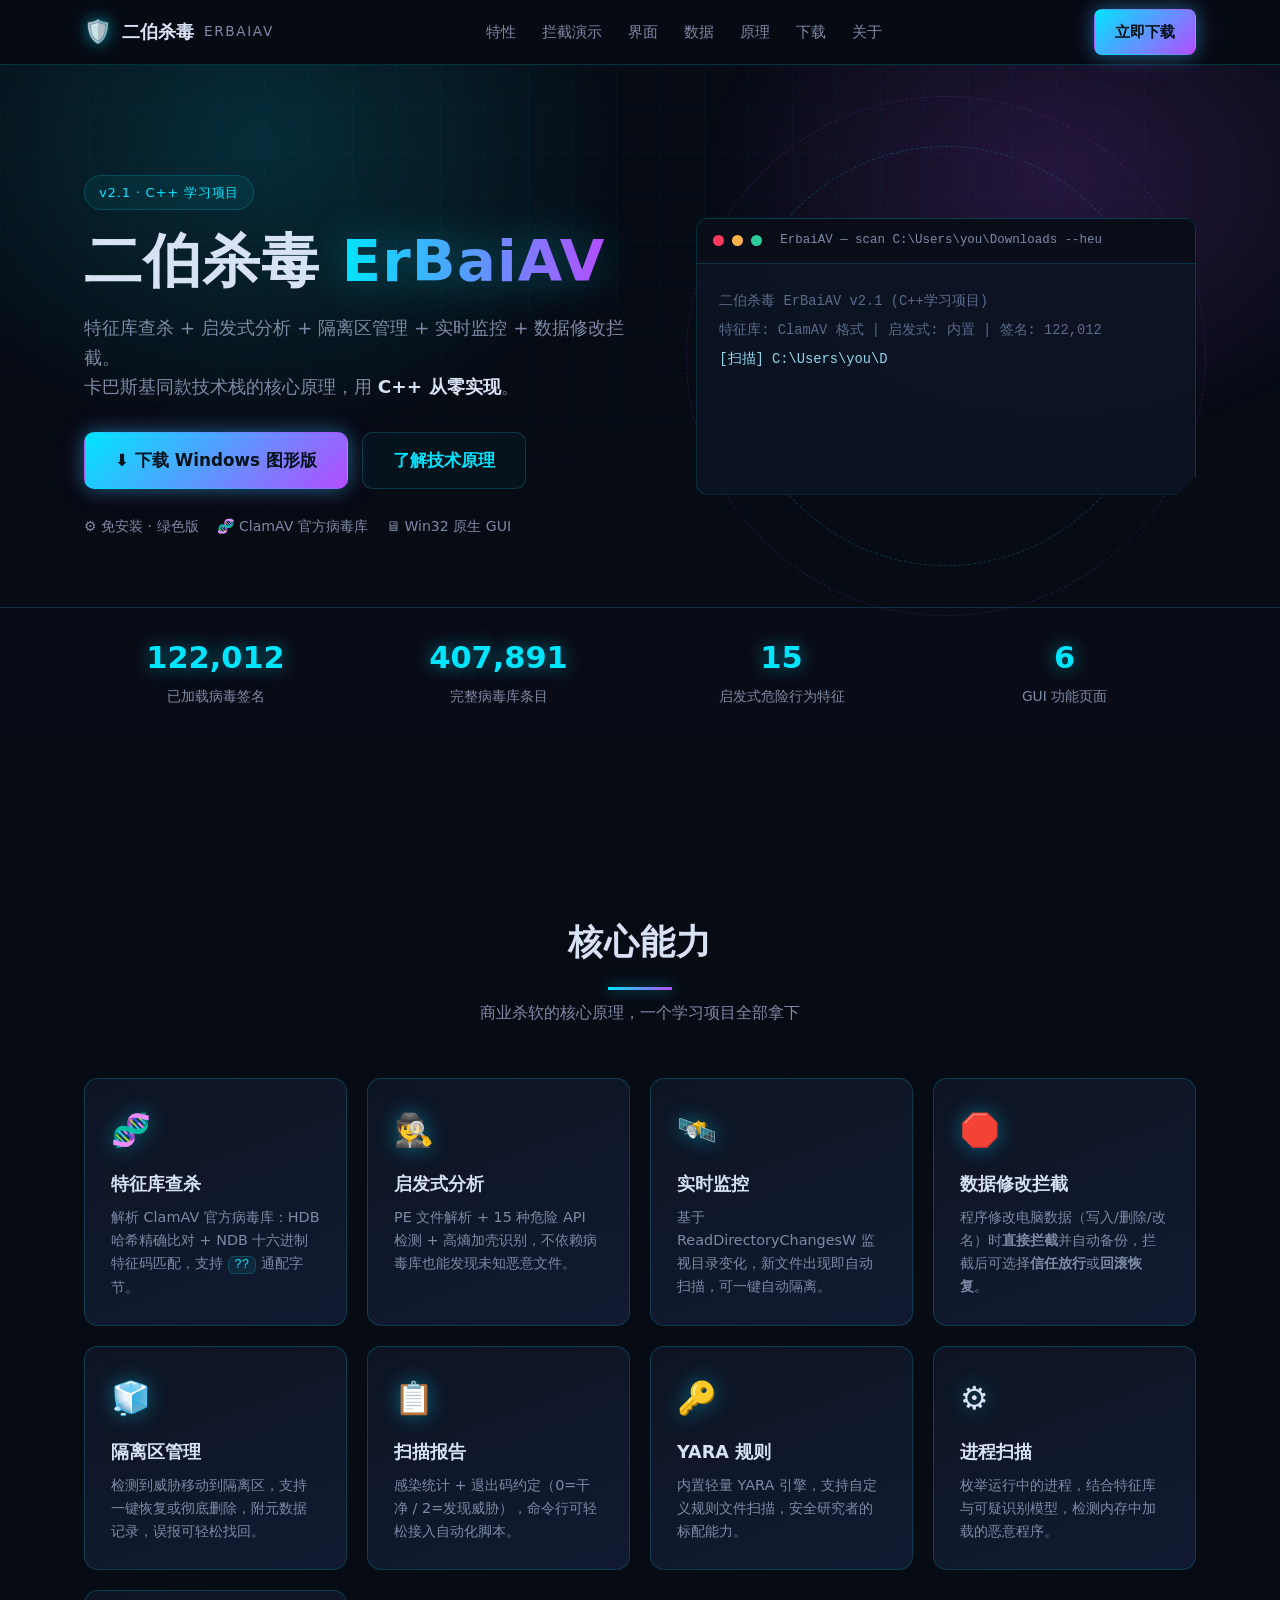
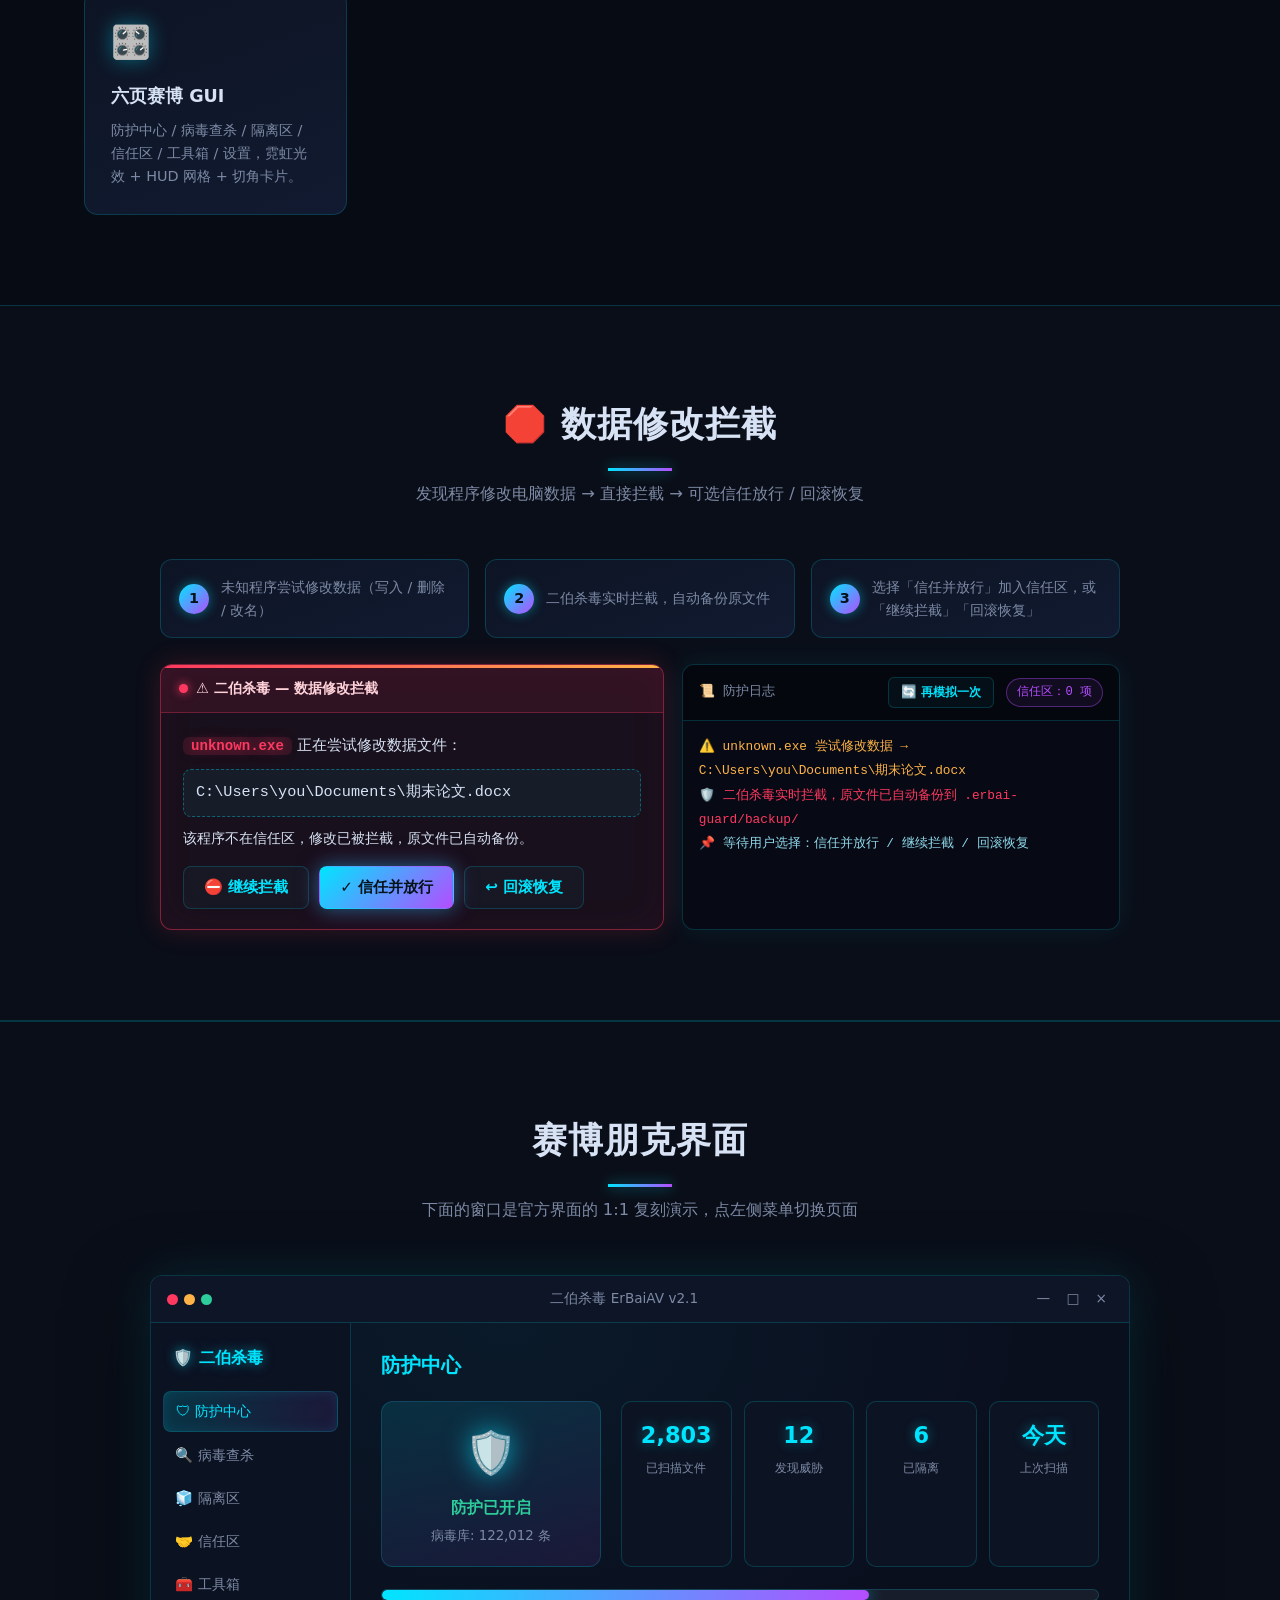
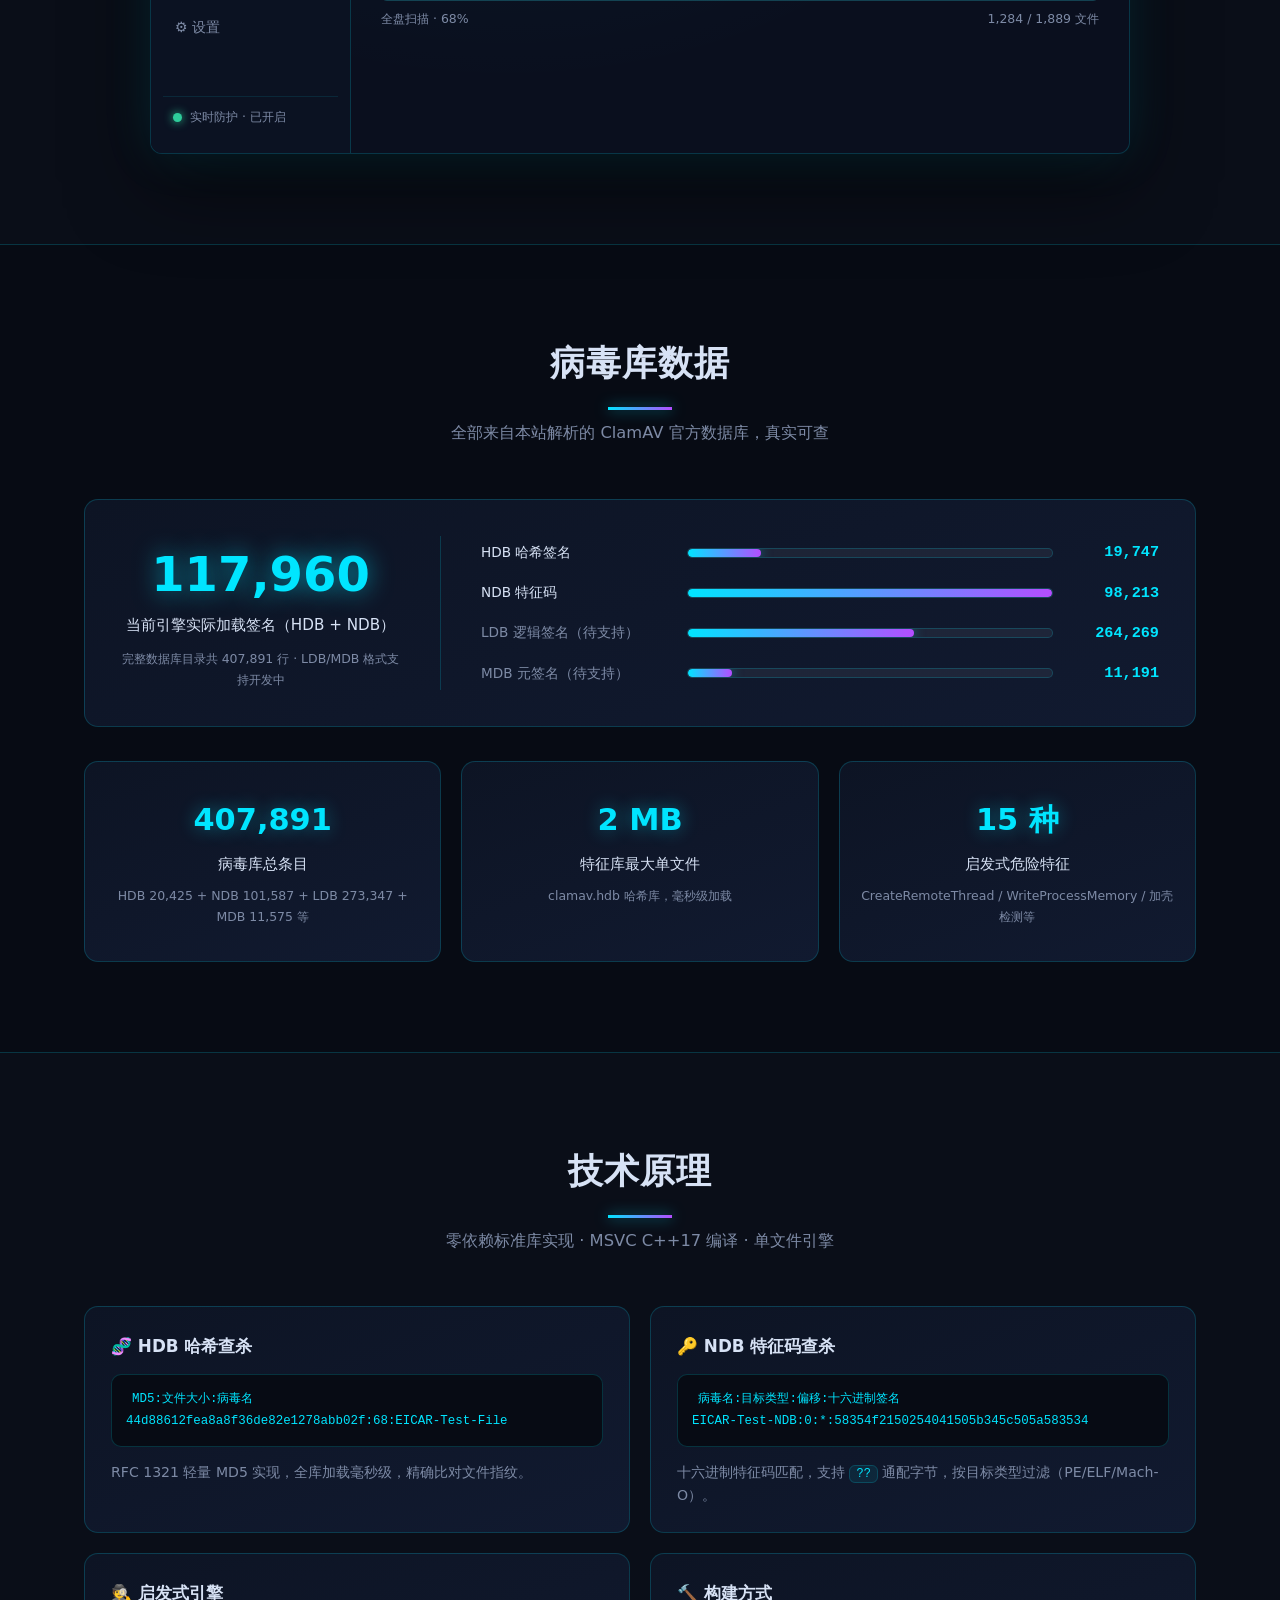
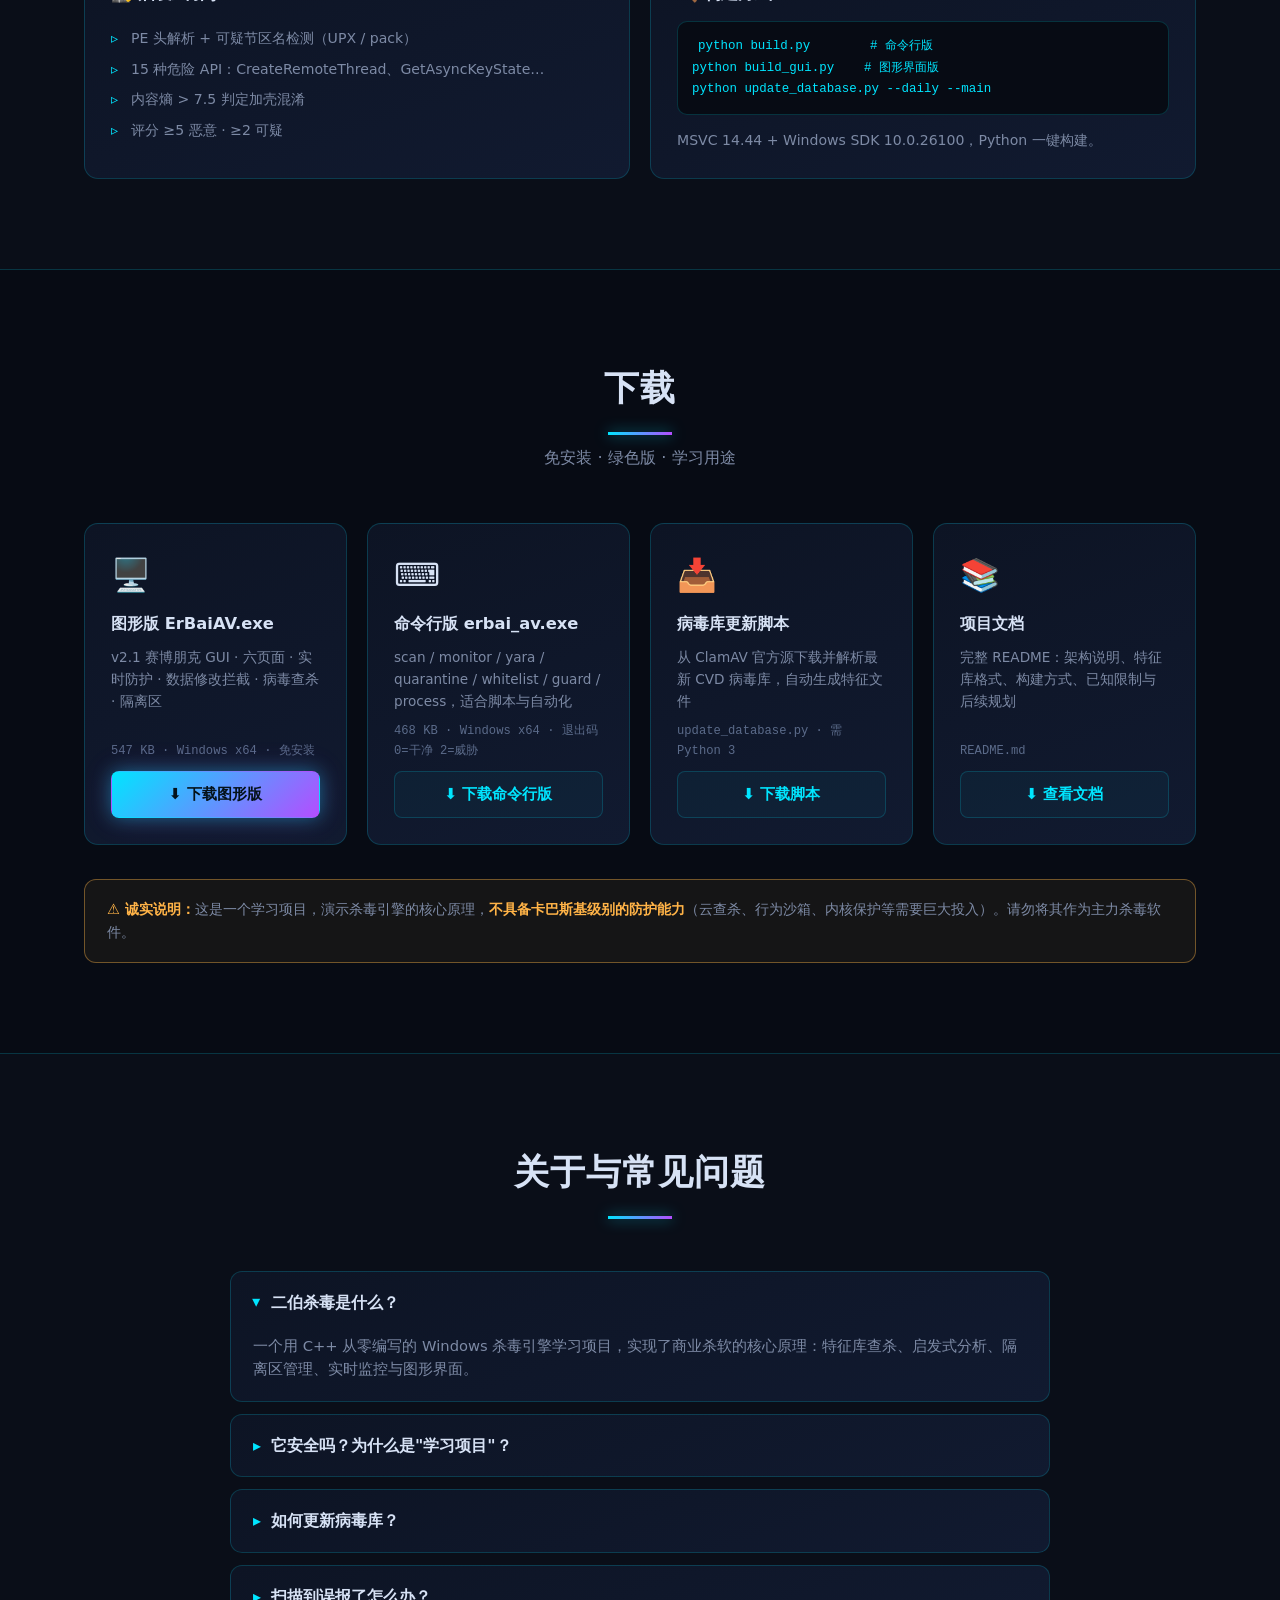
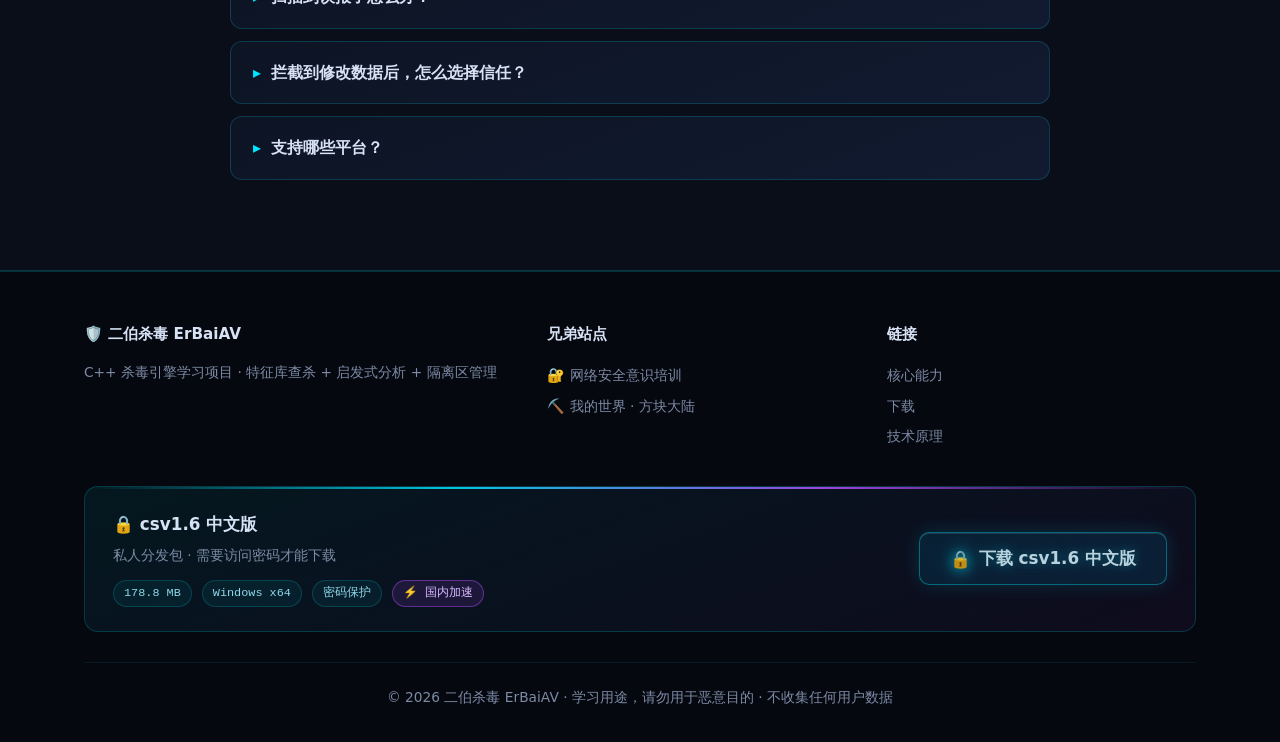
<file: index.html>
<!DOCTYPE html>
<html lang="zh-CN">
<head>
<meta charset="UTF-8">
<meta name="viewport" content="width=device-width, initial-scale=1.0">
<title>二伯杀毒 ErBaiAV · C++ 杀毒引擎</title>
<meta name="description" content="二伯杀毒 ErBaiAV —— 用 C++ 编写的 Windows 杀毒引擎学习项目。特征库查杀 + 启发式分析 + 隔离区管理 + 实时监控。">
<link rel="icon" type="image/x-icon" href="assets/ErBaiAV.ico">
<link rel="stylesheet" href="css/style.css?v=4">
</head>
<body>

<!-- ======== 导航 ======== -->
<header class="nav" id="nav">
  <div class="container nav-inner">
    <a class="brand" href="#top">
      <span class="brand-icon">🛡️</span>
      <span class="brand-name">二伯杀毒</span>
      <span class="brand-en">ErBaiAV</span>
    </a>
    <nav class="nav-links">
      <a href="#features">特性</a>
      <a href="#guard-demo">拦截演示</a>
      <a href="#ui">界面</a>
      <a href="#stats">数据</a>
      <a href="#tech">原理</a>
      <a href="#download">下载</a>
      <a href="#about">关于</a>
    </nav>
    <a class="btn btn-primary nav-cta" href="#download">立即下载</a>
    <button class="nav-toggle" id="navToggle" aria-label="菜单">☰</button>
  </div>
</header>

<!-- ======== Hero ======== -->
<section class="hero" id="top">
  <div class="hero-grid"></div>
  <div class="container hero-inner">
    <div class="hero-text">
      <span class="badge">v2.1 · C++ 学习项目</span>
      <h1>二伯杀毒 <span class="grad">ErBaiAV</span></h1>
      <p class="hero-sub">特征库查杀 + 启发式分析 + 隔离区管理 + 实时监控 + 数据修改拦截。<br>
        卡巴斯基同款技术栈的核心原理，用 <b>C++ 从零实现</b>。</p>
      <div class="hero-actions">
        <a class="btn btn-primary btn-lg" href="downloads/ErBaiAV.exe" download>
          ⬇ 下载 Windows 图形版
        </a>
        <a class="btn btn-ghost btn-lg" href="#tech">了解技术原理</a>
      </div>
      <div class="hero-meta">
        <span>⚙ 免安装 · 绿色版</span>
        <span>🧬 ClamAV 官方病毒库</span>
        <span>🖥 Win32 原生 GUI</span>
      </div>
    </div>

    <div class="hero-visual">
      <div class="terminal">
        <div class="terminal-bar">
          <span class="dot red"></span><span class="dot yellow"></span><span class="dot green"></span>
          <span class="terminal-title">ErbaiAV — scan C:\Users\you\Downloads --heu</span>
        </div>
        <div class="terminal-body">
          <p class="t-dim">二伯杀毒 ErBaiAV v2.1 (C++学习项目)</p>
          <p class="t-dim">特征库: ClamAV 格式 | 启发式: 内置 | 签名: 122,012</p>
          <p class="t-cyan">[扫描] C:\Users\you\Downloads\invoice.pdf <span class="t-ok">✓ 干净</span></p>
          <p class="t-cyan">[扫描] C:\Users\you\Downloads\setup.exe <span class="t-warn">⚠ 可疑 (启发式 3/10)</span></p>
          <p class="t-cyan">[扫描] C:\Users\you\Downloads\crack.zip <span class="t-bad">✗ 发现威胁 EICAR-Test-File</span></p>
          <p class="t-cyan">[防护] unknown.exe 修改 C:\Users\you\Documents\期末论文.docx <span class="t-bad">⛔ 已拦截</span></p>
          <p class="t-dim">备份: .erbai-guard\backup\evt_xxx\期末论文.docx &nbsp;|&nbsp; 等待用户选择: 信任 / 拦截 / 回滚</p>
          <p class="t-dim">--------------------------------</p>
          <p>已扫描 <b class="t-cyan">1,284</b> 个文件 · 发现 <b class="t-bad">3</b> 个威胁 · 已隔离 <b class="t-purple">3</b> 个</p>
          <p class="t-dim">退出码 2 = 发现威胁 &nbsp;|&nbsp; 实时监控运行中 <span class="pulse-dot"></span></p>
        </div>
      </div>
      <div class="orbit orbit-1"></div>
      <div class="orbit orbit-2"></div>
    </div>
  </div>

  <div class="hero-stats">
    <div class="container stats-strip">
      <div class="stat"><b class="count" data-target="122012">122,012</b><span>已加载病毒签名</span></div>
      <div class="stat"><b class="count" data-target="407891">407,891</b><span>完整病毒库条目</span></div>
      <div class="stat"><b class="count" data-target="15">15</b><span>启发式危险行为特征</span></div>
      <div class="stat"><b>6</b><span>GUI 功能页面</span></div>
    </div>
  </div>
</section>

<!-- ======== 特性 ======== -->
<section class="section" id="features">
  <div class="container">
    <div class="section-head">
      <h2>核心能力</h2>
      <p>商业杀软的核心原理，一个学习项目全部拿下</p>
    </div>
    <div class="grid features-grid">
      <article class="card feat">
        <div class="feat-icon">🧬</div>
        <h3>特征库查杀</h3>
        <p>解析 ClamAV 官方病毒库：HDB 哈希精确比对 + NDB 十六进制特征码匹配，支持 <code>??</code> 通配字节。</p>
      </article>
      <article class="card feat">
        <div class="feat-icon">🕵️</div>
        <h3>启发式分析</h3>
        <p>PE 文件解析 + 15 种危险 API 检测 + 高熵加壳识别，不依赖病毒库也能发现未知恶意文件。</p>
      </article>
      <article class="card feat">
        <div class="feat-icon">🛰️</div>
        <h3>实时监控</h3>
        <p>基于 ReadDirectoryChangesW 监视目录变化，新文件出现即自动扫描，可一键自动隔离。</p>
      </article>
      <article class="card feat">
        <div class="feat-icon">🛑</div>
        <h3>数据修改拦截</h3>
        <p>程序修改电脑数据（写入/删除/改名）时<b>直接拦截</b>并自动备份，拦截后可选择<b>信任放行</b>或<b>回滚恢复</b>。</p>
      </article>
      <article class="card feat">
        <div class="feat-icon">🧊</div>
        <h3>隔离区管理</h3>
        <p>检测到威胁移动到隔离区，支持一键恢复或彻底删除，附元数据记录，误报可轻松找回。</p>
      </article>
      <article class="card feat">
        <div class="feat-icon">📋</div>
        <h3>扫描报告</h3>
        <p>感染统计 + 退出码约定（0=干净 / 2=发现威胁），命令行可轻松接入自动化脚本。</p>
      </article>
      <article class="card feat">
        <div class="feat-icon">🔑</div>
        <h3>YARA 规则</h3>
        <p>内置轻量 YARA 引擎，支持自定义规则文件扫描，安全研究者的标配能力。</p>
      </article>
      <article class="card feat">
        <div class="feat-icon">⚙️</div>
        <h3>进程扫描</h3>
        <p>枚举运行中的进程，结合特征库与可疑识别模型，检测内存中加载的恶意程序。</p>
      </article>
      <article class="card feat">
        <div class="feat-icon">🎛️</div>
        <h3>六页赛博 GUI</h3>
        <p>防护中心 / 病毒查杀 / 隔离区 / 信任区 / 工具箱 / 设置，霓虹光效 + HUD 网格 + 切角卡片。</p>
      </article>
    </div>
  </div>
</section>

<!-- ======== 数据修改拦截演示 ======== -->
<section class="section section-dark" id="guard-demo">
  <div class="container">
    <div class="section-head">
      <h2>🛑 数据修改拦截</h2>
      <p>发现程序修改电脑数据 → 直接拦截 → 可选信任放行 / 回滚恢复</p>
    </div>
    <div class="guard-wrap">
      <div class="guard-steps">
        <div class="guard-step"><b>1</b><span>未知程序尝试修改数据（写入 / 删除 / 改名）</span></div>
        <div class="guard-step"><b>2</b><span>二伯杀毒实时拦截，自动备份原文件</span></div>
        <div class="guard-step"><b>3</b><span>选择「信任并放行」加入信任区，或「继续拦截」「回滚恢复」</span></div>
      </div>
      <div class="guard-demo-box">
        <div class="guard-alert">
          <div class="guard-alert-head">⚠️ 二伯杀毒 — 数据修改拦截</div>
          <div class="guard-alert-body">
            <p><b class="g-bad" id="gProg">unknown.exe</b> 正在尝试修改数据文件：</p>
            <p class="g-path" id="gPath">C:\Users\you\Documents\期末论文.docx</p>
            <p class="g-reason">该程序不在信任区，修改已被拦截，原文件已自动备份。</p>
            <div class="guard-btns">
              <button class="btn btn-ghost" id="gBlock">⛔ 继续拦截</button>
              <button class="btn btn-primary" id="gAllow">✓ 信任并放行</button>
              <button class="btn btn-ghost" id="gRestore">↩ 回滚恢复</button>
            </div>
          </div>
        </div>
        <div class="guard-console">
          <div class="guard-console-head">
            <span class="guard-console-title">📜 防护日志</span>
            <button class="btn btn-ghost guard-retry" id="gRetry">🔄 再模拟一次</button>
            <span class="guard-trust-chip" id="gTrustChip">信任区：0 项</span>
          </div>
          <div class="guard-log" id="guardLog"></div>
        </div>
      </div>
    </div>
  </div>
</section>

<!-- ======== 界面预览 ======== -->
<section class="section section-dark" id="ui">
  <div class="container">
    <div class="section-head">
      <h2>赛博朋克界面</h2>
      <p>下面的窗口是官方界面的 1:1 复刻演示，点左侧菜单切换页面</p>
    </div>

    <div class="app-window">
      <div class="app-titlebar">
        <div class="app-dots"><span></span><span></span><span></span></div>
        <span>二伯杀毒 ErBaiAV v2.1</span>
        <span class="app-titlebar-right">— □ ×</span>
      </div>
      <div class="app-body">
        <aside class="app-sidebar">
          <div class="app-logo">🛡️ 二伯杀毒</div>
          <button class="side-item active" data-page="guard">🛡 防护中心</button>
          <button class="side-item" data-page="scan">🔍 病毒查杀</button>
          <button class="side-item" data-page="quar">🧊 隔离区</button>
          <button class="side-item" data-page="trust">🤝 信任区</button>
          <button class="side-item" data-page="tools">🧰 工具箱</button>
          <button class="side-item" data-page="settings">⚙ 设置</button>
          <div class="side-status">
            <span class="pulse-dot"></span> 实时防护 · 已开启
          </div>
        </aside>

        <main class="app-main">
          <!-- 防护中心 -->
          <div class="page active" id="page-guard">
            <h3>防护中心</h3>
            <div class="shield-row">
              <div class="shield-badge"><span class="shield-icon">🛡️</span><b>防护已开启</b><small>病毒库: 122,012 条</small></div>
              <div class="mini-cards">
                <div class="mini-card"><b class="count" data-target="2841">2,841</b><span>已扫描文件</span></div>
                <div class="mini-card"><b class="count" data-target="12">12</b><span>发现威胁</span></div>
                <div class="mini-card"><b class="count" data-target="6">6</b><span>已隔离</span></div>
                <div class="mini-card"><b>今天</b><span>上次扫描</span></div>
              </div>
            </div>
            <div class="scan-bar-wrap">
              <div class="scan-bar"><i style="width:68%"></i></div>
              <div class="scan-bar-meta"><span>全盘扫描 · 68%</span><span>1,284 / 1,889 文件</span></div>
            </div>
          </div>

          <!-- 病毒查杀 -->
          <div class="page" id="page-scan">
            <h3>病毒查杀</h3>
            <div class="scan-options">
              <button class="chip active">⚡ 快速扫描</button>
              <button class="chip">📁 自定义扫描</button>
              <button class="chip">💿 全盘扫描</button>
              <button class="chip">🧬 启发式开启</button>
            </div>
            <div class="result-list">
              <div class="result-item ok"><span>✓</span> C:\Windows\System32\drivers\etc\hosts <em>干净</em></div>
              <div class="result-item ok"><span>✓</span> C:\Users\you\Documents\report.pdf <em>干净</em></div>
              <div class="result-item warn"><span>⚠</span> C:\Users\you\Downloads\setup.exe <em>可疑 · 启发式 3/10</em></div>
              <div class="result-item bad"><span>✗</span> C:\Users\you\Downloads\crack.zip <em>EICAR-Test-File</em></div>
            </div>
          </div>

          <!-- 隔离区 -->
          <div class="page" id="page-quar">
            <h3>隔离区</h3>
            <div class="result-list">
              <div class="result-item bad"><span>🧊</span> crack.zip <em>EICAR-Test-File · 2026-08-05</em></div>
              <div class="result-item bad"><span>🧊</span> keygen.exe <em>Win32.Trojan.FakeAV · 2026-08-04</em></div>
              <div class="result-item warn"><span>🧊</span> hacktool.bin <em>可疑文件 · 2026-08-03</em></div>
            </div>
            <div class="list-actions"><button class="chip">↩ 恢复</button><button class="chip danger">🗑 彻底删除</button></div>
          </div>

          <!-- 信任区 -->
          <div class="page" id="page-trust">
            <h3>信任区</h3>
            <div class="result-list">
              <div class="result-item ok"><span>🤝</span> DevTools\compile_tool.exe <em>已信任</em></div>
              <div class="result-item ok"><span>🤝</span> Game\anti-cheat.exe <em>已信任</em></div>
              <div class="result-item ok"><span>🤝</span> mods\fabric-loader.jar <em>已信任</em></div>
            </div>
            <div class="list-actions"><button class="chip">＋ 添加文件</button><button class="chip">🗑 移除</button></div>
          </div>

          <!-- 工具箱 -->
          <div class="page" id="page-tools">
            <h3>工具箱</h3>
            <div class="tool-grid">
              <div class="tool-item">🕵️ 启发式分析器</div>
              <div class="tool-item">🧬 病毒库信息</div>
              <div class="tool-item">📜 YARA 规则扫描</div>
              <div class="tool-item">🔄 病毒库更新</div>
            </div>
          </div>

          <!-- 设置 -->
          <div class="page" id="page-settings">
            <h3>设置</h3>
            <div class="setting-row"><span>实时防护</span><label class="switch"><input type="checkbox" checked><i></i></label></div>
            <div class="setting-row"><span>开机自启</span><label class="switch"><input type="checkbox" checked><i></i></label></div>
            <div class="setting-row"><span>右键菜单扫描</span><label class="switch"><input type="checkbox" checked><i></i></label></div>
            <div class="setting-row"><span>自动隔离威胁</span><label class="switch"><input type="checkbox"><i></i></label></div>
          </div>
        </main>
      </div>
    </div>
  </div>
</section>

<!-- ======== 数据 ======== -->
<section class="section" id="stats">
  <div class="container">
    <div class="section-head">
      <h2>病毒库数据</h2>
      <p>全部来自本站解析的 ClamAV 官方数据库，真实可查</p>
    </div>
    <div class="db-panel">
      <div class="db-total">
        <b class="count" data-target="122012">122,012</b>
        <span>当前引擎实际加载签名（HDB + NDB）</span>
        <small>完整数据库目录共 407,891 行 · LDB/MDB 格式支持开发中</small>
      </div>
      <div class="db-bars">
        <div class="db-row"><span class="db-name">HDB 哈希签名</span><div class="db-bar"><i style="width:20%"></i></div><b class="count" data-target="20425">20,425</b></div>
        <div class="db-row"><span class="db-name">NDB 特征码</span><div class="db-bar"><i style="width:100%"></i></div><b class="count" data-target="101587">101,587</b></div>
        <div class="db-row dim"><span class="db-name">LDB 逻辑签名（待支持）</span><div class="db-bar"><i style="width:62%"></i></div><b class="count" data-target="273347">273,347</b></div>
        <div class="db-row dim"><span class="db-name">MDB 元签名（待支持）</span><div class="db-bar"><i style="width:12%"></i></div><b class="count" data-target="11575">11,575</b></div>
      </div>
    </div>

    <div class="grid tri">
      <article class="card num-card">
        <b>407,891</b>
        <span>病毒库总条目</span>
        <small>HDB 20,425 + NDB 101,587 + LDB 273,347 + MDB 11,575 等</small>
      </article>
      <article class="card num-card">
        <b>2 MB</b>
        <span>特征库最大单文件</span>
        <small>clamav.hdb 哈希库，毫秒级加载</small>
      </article>
      <article class="card num-card">
        <b>15 种</b>
        <span>启发式危险特征</span>
        <small>CreateRemoteThread / WriteProcessMemory / 加壳检测等</small>
      </article>
    </div>
  </div>
</section>

<!-- ======== 技术原理 ======== -->
<section class="section section-dark" id="tech">
  <div class="container">
    <div class="section-head">
      <h2>技术原理</h2>
      <p>零依赖标准库实现 · MSVC C++17 编译 · 单文件引擎</p>
    </div>
    <div class="grid tech-grid">
      <article class="card tech">
        <h3>🧬 HDB 哈希查杀</h3>
        <pre><code>MD5:文件大小:病毒名
44d88612fea8a8f36de82e1278abb02f:68:EICAR-Test-File</code></pre>
        <p>RFC 1321 轻量 MD5 实现，全库加载毫秒级，精确比对文件指纹。</p>
      </article>
      <article class="card tech">
        <h3>🔑 NDB 特征码查杀</h3>
        <pre><code>病毒名:目标类型:偏移:十六进制签名
EICAR-Test-NDB:0:*:58354f2150254041505b345c505a583534</code></pre>
        <p>十六进制特征码匹配，支持 <code>??</code> 通配字节，按目标类型过滤（PE/ELF/Mach-O）。</p>
      </article>
      <article class="card tech">
        <h3>🕵️ 启发式引擎</h3>
        <ul class="tech-list">
          <li>PE 头解析 + 可疑节区名检测（UPX / pack）</li>
          <li>15 种危险 API：CreateRemoteThread、GetAsyncKeyState…</li>
          <li>内容熵 &gt; 7.5 判定加壳混淆</li>
          <li>评分 ≥5 恶意 · ≥2 可疑</li>
        </ul>
      </article>
      <article class="card tech">
        <h3>🔨 构建方式</h3>
        <pre><code>python build.py        # 命令行版
python build_gui.py    # 图形界面版
python update_database.py --daily --main</code></pre>
        <p>MSVC 14.44 + Windows SDK 10.0.26100，Python 一键构建。</p>
      </article>
    </div>
  </div>
</section>

<!-- ======== 下载 ======== -->
<section class="section" id="download">
  <div class="container">
    <div class="section-head">
      <h2>下载</h2>
      <p>免安装 · 绿色版 · 学习用途</p>
    </div>
    <div class="grid dl-grid">
      <article class="card dl-card">
        <div class="dl-icon">🖥️</div>
        <h3>图形版 ErBaiAV.exe</h3>
        <p>v2.1 赛博朋克 GUI · 六页面 · 实时防护 · 数据修改拦截 · 病毒查杀 · 隔离区</p>
        <div class="dl-meta">547 KB · Windows x64 · 免安装</div>
        <a class="btn btn-primary" href="downloads/ErBaiAV.exe" download>⬇ 下载图形版</a>
      </article>
      <article class="card dl-card">
        <div class="dl-icon">⌨️</div>
        <h3>命令行版 erbai_av.exe</h3>
        <p>scan / monitor / yara / quarantine / whitelist / guard / process，适合脚本与自动化</p>
        <div class="dl-meta">468 KB · Windows x64 · 退出码 0=干净 2=威胁</div>
        <a class="btn btn-ghost" href="downloads/erbai_av.exe" download>⬇ 下载命令行版</a>
      </article>
      <article class="card dl-card">
        <div class="dl-icon">📥</div>
        <h3>病毒库更新脚本</h3>
        <p>从 ClamAV 官方源下载并解析最新 CVD 病毒库，自动生成特征文件</p>
        <div class="dl-meta">update_database.py · 需 Python 3</div>
        <a class="btn btn-ghost" href="downloads/update_database.py" download>⬇ 下载脚本</a>
      </article>
      <article class="card dl-card">
        <div class="dl-icon">📚</div>
        <h3>项目文档</h3>
        <p>完整 README：架构说明、特征库格式、构建方式、已知限制与后续规划</p>
        <div class="dl-meta">README.md</div>
        <a class="btn btn-ghost" href="downloads/README.md" download>⬇ 查看文档</a>
      </article>
    </div>
    <div class="notice">
      <b>⚠️ 诚实说明：</b>这是一个学习项目，演示杀毒引擎的核心原理，<b>不具备卡巴斯基级别的防护能力</b>（云查杀、行为沙箱、内核保护等需要巨大投入）。请勿将其作为主力杀毒软件。
    </div>
  </div>
</section>

<!-- ======== 关于 / FAQ ======== -->
<section class="section section-dark" id="about">
  <div class="container">
    <div class="section-head">
      <h2>关于与常见问题</h2>
    </div>
    <div class="faq">
      <details open>
        <summary>二伯杀毒是什么？</summary>
        <p>一个用 C++ 从零编写的 Windows 杀毒引擎学习项目，实现了商业杀软的核心原理：特征库查杀、启发式分析、隔离区管理、实时监控与图形界面。</p>
      </details>
      <details>
        <summary>它安全吗？为什么是"学习项目"？</summary>
        <p>源码完全开放、无任何联网行为（可审计），仅做本地文件扫描与隔离。但它只是学习项目，病毒库规模、云查杀、行为监控等能力与商业杀软有巨大差距，不建议当作主力防护。</p>
      </details>
      <details>
        <summary>如何更新病毒库？</summary>
        <p>运行 <code>python update_database.py --daily --main</code>，脚本会从 ClamAV 官方源（database.clamav.net）下载最新病毒库并解析为 HDB/NDB 格式。</p>
      </details>
      <details>
        <summary>扫描到误报了怎么办？</summary>
        <p>将文件加入信任区（whitelist --add &lt;文件&gt;），或从隔离区一键恢复。启发式误报可通过关闭 --heu 参数降低灵敏度。</p>
      </details>
      <details>
        <summary>拦截到修改数据后，怎么选择信任？</summary>
        <p>拦截弹窗里点「信任并放行」会把该文件加入信任区，之后不再拦截它的修改；点「继续拦截」保持文件原样；点「回滚恢复」可从自动备份还原文件。也可用命令行 <code>guard trust &lt;路径&gt;</code> / <code>whitelist --add</code> 手动管理信任区。</p>
      </details>
      <details>
        <summary>支持哪些平台？</summary>
        <p>当前仅支持 Windows x64（MSVC 编译），后续规划支持 Linux 命令行版。</p>
      </details>
    </div>
  </div>
</section>

<!-- ======== 页脚 ======== -->
<footer class="footer">
  <div class="container">
    <div class="footer-grid">
      <div>
        <h4>🛡️ 二伯杀毒 ErBaiAV</h4>
        <p>C++ 杀毒引擎学习项目 · 特征库查杀 + 启发式分析 + 隔离区管理</p>
      </div>
      <div>
        <h4>兄弟站点</h4>
        <a href="https://jimmylrb.github.io/lrb/" target="_blank" rel="noopener">🔐 网络安全意识培训</a>
        <a href="https://jimmylrb.github.io/minecraft-site/" target="_blank" rel="noopener">⛏️ 我的世界 · 方块大陆</a>
      </div>
      <div>
        <h4>链接</h4>
        <a href="#features">核心能力</a>
        <a href="#download">下载</a>
        <a href="#tech">技术原理</a>
      </div>
    </div>
    <!-- ======== 受保护下载（半透明按钮 + 密码门） ======== -->
    <div class="vault">
      <div class="vault-text">
        <h4>🔒 csv1.6 中文版</h4>
        <p>私人分发包 · 需要访问密码才能下载</p>
        <div class="vault-meta">
          <span>178.8 MB</span>
          <span>Windows x64</span>
          <span>密码保护</span>
          <span class="vault-meta-fast">⚡ 国内加速</span>
        </div>
      </div>
      <button type="button" class="btn btn-glass btn-lg" id="vaultBtn">
        <span class="vault-btn-lock">🔒</span> 下载 csv1.6 中文版
      </button>
    </div>

    <p class="copyright">© 2026 二伯杀毒 ErBaiAV · 学习用途，请勿用于恶意目的 · 不收集任何用户数据</p>
  </div>
</footer>

<!-- ======== 密码验证弹窗 ======== -->
<div class="vault-modal" id="vaultModal" role="dialog" aria-modal="true" aria-labelledby="vaultTitle" aria-hidden="true">
  <div class="vault-modal-backdrop" data-close></div>
  <div class="vault-dialog">
    <div class="vault-dialog-head">
      <span class="vault-dialog-title" id="vaultTitle">🔒 受保护的文件</span>
      <button type="button" class="vault-close" id="vaultClose" aria-label="关闭">✕</button>
    </div>
    <div class="vault-dialog-body">
      <div class="vault-file">
        <span class="vault-file-icon">📦</span>
        <span class="vault-file-info">
          <b>csv1.6-CN.exe</b>
          <small>178.8 MB · SHA-256 353eaaca…751a</small>
        </span>
      </div>
      <label class="vault-label" for="vaultPass">访问密码</label>
      <div class="vault-input-wrap">
        <input type="password" id="vaultPass" class="vault-input" placeholder="请输入访问密码"
               autocomplete="off" autocapitalize="off" spellcheck="false">
        <button type="button" class="vault-eye" id="vaultEye" aria-label="显示密码">👁</button>
      </div>
      <p class="vault-msg" id="vaultMsg" role="status" aria-live="polite"></p>
      <div class="vault-actions">
        <button type="button" class="btn btn-primary" id="vaultSubmit">验证并下载</button>
        <button type="button" class="btn btn-ghost" id="vaultCancel">取消</button>
      </div>
      <div class="vault-alt" id="vaultAlt" hidden>
        <span>下载没开始或很慢？换条通道试试：</span>
        <a href="#" data-alt="mirror1">备用加速 1</a>
        <a href="#" data-alt="mirror2">备用加速 2</a>
        <a href="#" data-alt="origin">GitHub 原站</a>
      </div>
      <p class="vault-hint">密码由站主私下分发 · 连续输错 5 次将锁定 30 秒</p>
    </div>
  </div>
</div>

<script src="js/main.js?v=4"></script>
</body>
</html>
</file>
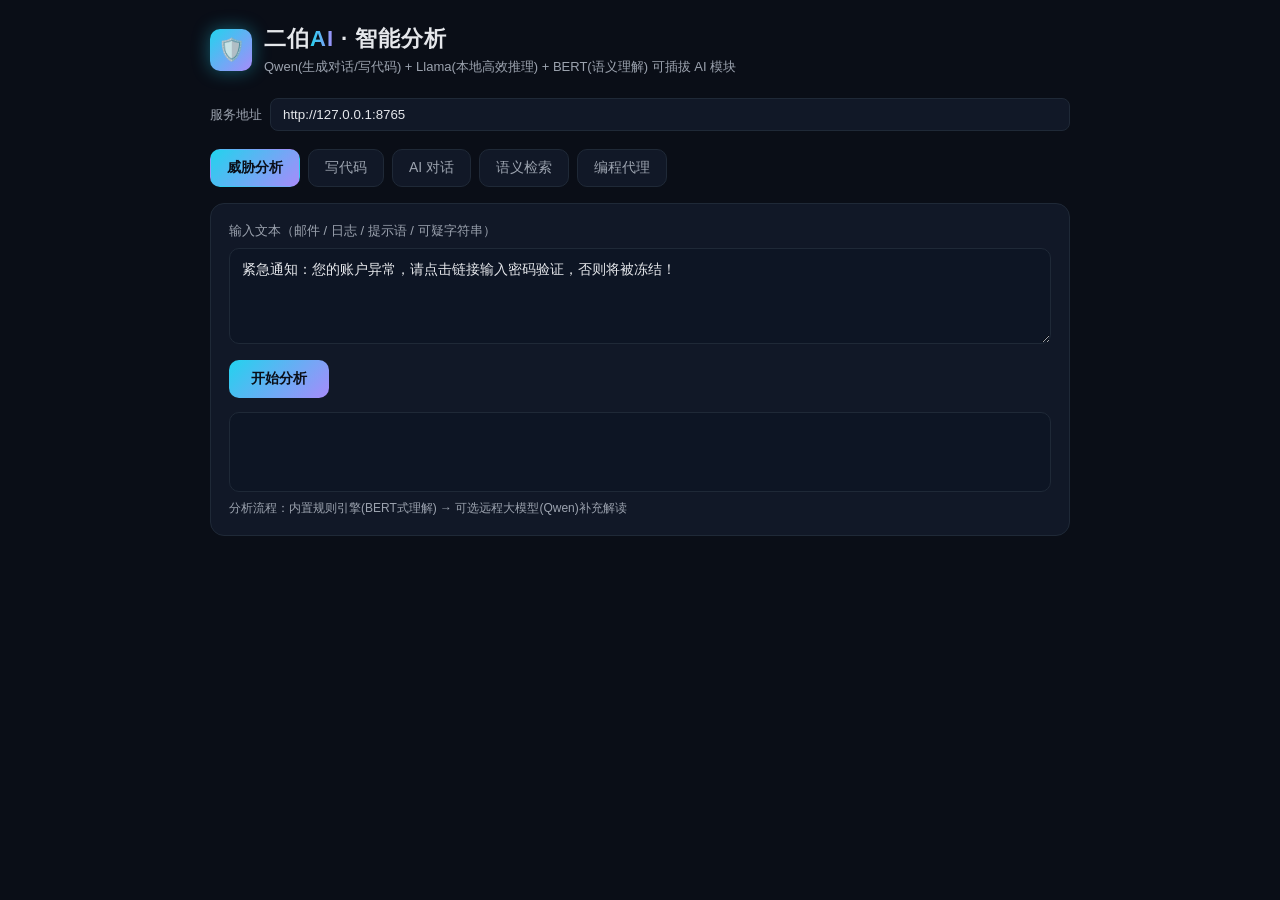
<file: ai-module/web/ai-demo.html>
<!DOCTYPE html>
<html lang="zh-CN">
<head>
<meta charset="UTF-8">
<meta name="viewport" content="width=device-width, initial-scale=1.0">
<title>二伯AI · 智能分析演示</title>
<style>
  :root{
    --bg:#0a0e17; --panel:#111827; --line:#1f2937; --cyan:#22d3ee; --purple:#a78bfa;
    --green:#34d399; --red:#f87171; --amber:#fbbf24; --text:#e5e7eb; --dim:#9ca3af;
  }
  *{box-sizing:border-box;margin:0;padding:0}
  body{background:var(--bg);color:var(--text);font-family:"Segoe UI","Microsoft YaHei",sans-serif;min-height:100vh;padding:24px}
  .wrap{max-width:860px;margin:0 auto}
  header{display:flex;align-items:center;gap:12px;margin-bottom:22px}
  .logo{width:42px;height:42px;border-radius:10px;background:linear-gradient(135deg,var(--cyan),var(--purple));
        display:flex;align-items:center;justify-content:center;font-size:22px;box-shadow:0 0 18px rgba(34,211,238,.4)}
  h1{font-size:22px;letter-spacing:1px}
  h1 span{background:linear-gradient(90deg,var(--cyan),var(--purple));-webkit-background-clip:text;background-clip:text;color:transparent}
  .sub{color:var(--dim);font-size:13px;margin-top:4px}
  .api-row{display:flex;gap:8px;align-items:center;margin-bottom:18px;font-size:13px;color:var(--dim)}
  .api-row input{flex:1;background:var(--panel);border:1px solid var(--line);color:var(--text);
        border-radius:8px;padding:8px 12px;outline:none}
  .api-row input:focus{border-color:var(--cyan)}
  .tabs{display:flex;gap:8px;margin-bottom:16px;flex-wrap:wrap}
  .tab{background:var(--panel);border:1px solid var(--line);color:var(--dim);padding:9px 16px;
       border-radius:10px;cursor:pointer;font-size:14px;transition:.2s}
  .tab:hover{color:var(--text)}
  .tab.active{color:var(--bg);background:linear-gradient(135deg,var(--cyan),var(--purple));
       border-color:transparent;font-weight:600}
  .panel{display:none}
  .panel.active{display:block}
  .card{background:var(--panel);border:1px solid var(--line);border-radius:14px;padding:18px}
  label{display:block;font-size:13px;color:var(--dim);margin-bottom:8px}
  textarea,input[type=text]{width:100%;background:#0d1524;border:1px solid var(--line);color:var(--text);
       border-radius:10px;padding:12px;font-size:14px;outline:none;font-family:inherit}
  textarea{min-height:96px;resize:vertical}
  textarea:focus,input[type=text]:focus{border-color:var(--cyan)}
  .row2{display:flex;gap:10px}
  .row2>div{flex:1}
  .btn{display:inline-block;margin-top:12px;padding:10px 22px;border:none;border-radius:10px;cursor:pointer;
       font-size:14px;font-weight:600;color:var(--bg);
       background:linear-gradient(135deg,var(--cyan),var(--purple));transition:.2s}
  .btn:hover{filter:brightness(1.1);box-shadow:0 0 14px rgba(34,211,238,.35)}
  .btn:disabled{opacity:.5;cursor:wait}
  #result,#resultChat,#resultSearch,#resultCode{margin-top:14px;background:#0d1524;border:1px solid var(--line);border-radius:10px;
       padding:14px;font-family:Consolas,monospace;font-size:13px;white-space:pre-wrap;word-break:break-all;
       color:var(--cyan);min-height:80px;max-height:480px;overflow:auto}
  #resultCode{color:var(--green);background:#0a120f;border-color:#14532d}
  .hint{color:var(--dim);font-size:12px;margin-top:8px}
  .agent-head{color:var(--purple);font-weight:600;margin-bottom:6px;font-size:14px}
  .agent-sec{color:var(--cyan);font-weight:600;margin:10px 0 4px}
  .log-line{margin:2px 0;color:var(--text);font-size:13px}
  .log-line.done{color:var(--green);font-weight:600}
  .log-pre{background:#0a0e17;border:1px solid var(--line);border-radius:8px;padding:8px;font-size:12px;
       overflow:auto;max-height:220px;color:var(--green);white-space:pre-wrap;word-break:break-all;margin:4px 0}
  .log-pre.err{color:var(--red)}
  .fileitem{display:block;cursor:pointer;color:var(--dim);padding:2px 6px;border-radius:6px;font-size:13px}
  .fileitem:hover{color:var(--cyan);background:#0d1524}
  .summary{color:var(--text);background:#0d1524;border:1px solid var(--line);border-radius:8px;padding:10px;font-size:13px;margin-top:4px}
  .dim{color:var(--dim)}
  .mini{font-size:12px;color:var(--dim);margin-bottom:6px}
</style>
</head>
<body>
<div class="wrap">
  <header>
    <div class="logo">🛡️</div>
    <div>
      <h1>二伯<span>AI</span> · 智能分析</h1>
      <div class="sub">Qwen(生成对话/写代码) + Llama(本地高效推理) + BERT(语义理解) 可插拔 AI 模块</div>
    </div>
  </header>

  <div class="api-row">
    <span>服务地址</span>
    <input id="apiBase" value="http://127.0.0.1:8765" spellcheck="false">
  </div>

  <div class="tabs">
    <button class="tab active" data-tab="analyze">威胁分析</button>
    <button class="tab" data-tab="code">写代码</button>
    <button class="tab" data-tab="chat">AI 对话</button>
    <button class="tab" data-tab="search">语义检索</button>
    <button class="tab" data-tab="agent">编程代理</button>
  </div>

  <div class="panel active" id="tab-analyze">
    <div class="card">
      <label>输入文本（邮件 / 日志 / 提示语 / 可疑字符串）</label>
      <textarea id="txtText">紧急通知：您的账户异常，请点击链接输入密码验证，否则将被冻结！</textarea>
      <button class="btn" id="btnAnalyze">开始分析</button>
      <div id="result"></div>
      <div class="hint">分析流程：内置规则引擎(BERT式理解) → 可选远程大模型(Qwen)补充解读</div>
    </div>
  </div>

  <div class="panel" id="tab-code">
    <div class="card">
      <label>描述你想让 AI 写的代码</label>
      <textarea id="txtReq">用 Python 写一个冒泡排序</textarea>
      <div class="row2">
        <div>
          <label>语言（可选）</label>
          <input type="text" id="txtLang" placeholder="python / javascript / cpp / java">
        </div>
        <div style="display:flex;align-items:flex-end">
          <button class="btn" id="btnCode" style="width:100%">让 AI 写代码</button>
        </div>
      </div>
      <div id="resultCode"></div>
      <div class="hint">后端优先级：远程代码模型(Qwen-Coder) → 本地 Ollama 代码模型 → 内置模板（当前无模型时用模板，覆盖排序/HTTP服务/爬虫/防抖等）</div>
    </div>
  </div>

  <div class="panel" id="tab-chat">
    <div class="card">
      <label>向 AI 安全助手提问</label>
      <textarea id="txtChat">什么是勒索软件？如何防范？</textarea>
      <button class="btn" id="btnChat">发送</button>
      <div id="resultChat"></div>
      <div class="hint">后端优先级：远程 Qwen → 本地 Ollama(Llama/Qwen) → 规则兜底</div>
    </div>
  </div>

  <div class="panel" id="tab-search">
    <div class="card">
      <label>查询（在样本库中找语义相似项）</label>
      <input type="text" id="txtQuery" value="文件被加密了，要我付钱才能解锁">
      <label style="margin-top:12px">样本库（每行一条，JSON：id + text）</label>
      <textarea id="txtCorpus">{"id":1,"text":"勒索软件加密用户文件并要求比特币赎金"}
{"id":2,"text":"挖矿木马占用 CPU 挖门罗币"}
{"id":3,"text":"钓鱼邮件诱导用户输入银行卡密码"}
{"id":4,"text":"广告弹窗劫持浏览器主页"}
{"id":5,"text":"键盘记录器窃取登录密码"}</textarea>
      <button class="btn" id="btnSearch">检索 Top 3</button>
      <div id="resultSearch"></div>
    </div>
  </div>

  <div class="panel" id="tab-agent">
    <div class="card">
      <label>描述一个编程任务（像跟 Codex 说话一样）</label>
      <textarea id="txtAgentTask">用 Python 写一个快速排序，保存为 main.py，然后运行验证</textarea>
      <div class="row2">
        <div>
          <label>工作区路径（留空=默认 ai-module/workspace）</label>
          <input type="text" id="txtWorkspace" placeholder="例如 C:\work\myapp">
        </div>
        <div style="display:flex;align-items:flex-end;gap:8px">
          <button class="btn" id="btnAgentRun" style="margin-top:0">▶ 开始编程</button>
          <button class="btn" id="btnAgentPlan" style="margin-top:0;background:var(--panel);color:var(--cyan);border:1px solid var(--line)">📋 只看计划</button>
        </div>
      </div>
      <div id="resultAgent" style="margin-top:14px"></div>
      <div class="hint">代理流程：理解任务 → 制定计划 → 读写工作区文件 → 执行命令验证 → 总结。后端：远程 Qwen → 本地 Ollama → 规则模板。</div>
    </div>

    <div class="card" style="margin-top:14px">
      <label>📁 工作区文件浏览器</label>
      <div class="row2">
        <div>
          <button class="btn" id="btnListFiles" style="margin-top:0">刷新文件列表</button>
        </div>
        <div style="display:flex;align-items:flex-end;gap:8px">
          <input type="text" id="txtReadPath" placeholder="文件名，如 main.py" style="flex:2">
          <button class="btn" id="btnReadFile" style="margin-top:0">读取</button>
        </div>
      </div>
      <div id="fileList" class="mini" style="margin-top:10px"></div>
      <pre id="fileContent" style="background:#0a0e17;border:1px solid var(--line);border-radius:8px;padding:10px;font-size:12px;max-height:260px;overflow:auto;white-space:pre-wrap;word-break:break-all;color:var(--green)"></pre>
    </div>

    <div class="card" style="margin-top:14px">
      <label>💻 命令控制台（在工作区目录内执行）</label>
      <div style="display:flex;gap:8px;align-items:center">
        <input type="text" id="txtCmd" placeholder="例如 python main.py" style="flex:1">
        <button class="btn" id="btnExec" style="margin-top:0">执行</button>
      </div>
      <pre id="execOut" style="background:#0a0e17;border:1px solid var(--line);border-radius:8px;padding:10px;font-size:12px;max-height:200px;overflow:auto;white-space:pre-wrap;word-break:break-all;color:var(--cyan);margin-top:10px"></pre>
    </div>
  </div>
</div>

<script>
(function () {
  var BASE = document.getElementById('apiBase');

  function call(path, payload) {
    return fetch(BASE.value.replace(/\/$/, '') + path, {
      method: 'POST',
      headers: { 'Content-Type': 'application/json' },
      body: JSON.stringify(payload)
    }).then(function (r) { return r.json(); })
      .then(function (j) {
        if (!j.ok) throw new Error(j.error);
        return j.data;
      });
  }

  // 标签切换
  document.querySelectorAll('.tab').forEach(function (tab) {
    tab.addEventListener('click', function () {
      document.querySelectorAll('.tab').forEach(function (t) { t.classList.remove('active'); });
      document.querySelectorAll('.panel').forEach(function (p) { p.classList.remove('active'); });
      tab.classList.add('active');
      document.getElementById('tab-' + tab.getAttribute('data-tab')).classList.add('active');
    });
  });

  document.getElementById('btnAnalyze').addEventListener('click', function () {
    var btn = this, out = document.getElementById('result');
    btn.disabled = true; out.textContent = '分析中...';
    call('/v1/analyze/text', { text: document.getElementById('txtText').value })
      .then(function (d) {
        var s = '判定: [' + d.label + ']  置信度: ' + d.confidence + '\n';
        d.reasons.forEach(function (r) { s += '• ' + r + '\n'; });
        if (d.ai_explanation) s += '\n[AI 解读]\n' + d.ai_explanation;
        out.textContent = s;
      })
      .catch(function (e) { out.textContent = '错误: ' + e.message + '\n\n请确认已启动: python server.py'; })
      .then(function () { btn.disabled = false; });
  });

  document.getElementById('btnCode').addEventListener('click', function () {
    var btn = this, out = document.getElementById('resultCode');
    btn.disabled = true; out.textContent = '写代码中...';
    call('/v1/code', {
      request: document.getElementById('txtReq').value,
      language: document.getElementById('txtLang').value || null
    }).then(function (d) {
      var head = '后端: ' + d.backend;
      if (d.name) head += ' | 模板: ' + d.name;
      if (d.desc) head += ' | ' + d.desc;
      if (d.model) head += ' | 模型: ' + d.model;
      if (d.note) head += '\n提示: ' + d.note;
      out.textContent = head + '\n\n' + d.code;
    }).catch(function (e) { out.textContent = '错误: ' + e.message; })
      .then(function () { btn.disabled = false; });
  });

  document.getElementById('btnChat').addEventListener('click', function () {
    var btn = this, out = document.getElementById('resultChat');
    btn.disabled = true; out.textContent = '思考中...';
    call('/v1/chat', { text: document.getElementById('txtChat').value })
      .then(function (d) { out.textContent = '[' + d.backend + ']\n\n' + d.content; })
      .catch(function (e) { out.textContent = '错误: ' + e.message; })
      .then(function () { btn.disabled = false; });
  });

  document.getElementById('btnSearch').addEventListener('click', function () {
    var btn = this, out = document.getElementById('resultSearch');
    btn.disabled = true; out.textContent = '检索中...';
    var corpus = document.getElementById('txtCorpus').value.split('\n')
      .map(function (line) { return line.trim(); })
      .filter(Boolean)
      .map(function (line) { return JSON.parse(line); });
    call('/v1/search', { query: document.getElementById('txtQuery').value, corpus: corpus, top_k: 3 })
      .then(function (d) {
        var s = '';
        d.forEach(function (item) { s += (item.score.toFixed(4) + '  ' + item.text + '\n'); });
        out.textContent = s;
      })
      .catch(function (e) { out.textContent = '错误: ' + e.message; })
      .then(function () { btn.disabled = false; });
  });

  // ===== 编程代理 =====
  function esc(s) {
    return String(s == null ? '' : s).replace(/&/g, '&amp;').replace(/</g, '&lt;').replace(/>/g, '&gt;');
  }
  function agentPayload() {
    return {
      task: document.getElementById('txtAgentTask').value,
      workspace: document.getElementById('txtWorkspace').value || null
    };
  }
  function renderAgent(d, out) {
    var h = '<div class="agent-head">🤖 后端: ' + esc(d.backend) + ' | 耗时: ' + d.elapsed_ms + 'ms | 状态: ' + esc(d.status) + '</div>';
    h += '<div class="agent-sec">📋 计划</div><ol style="margin-left:18px;font-size:13px">';
    d.plan.forEach(function (p) { h += '<li>' + esc(p) + '</li>'; });
    h += '</ol>';
    h += '<div class="agent-sec">⚙️ 执行日志</div>';
    d.actions.forEach(function (r) {
      if (r.action === 'write_file') {
        h += '<div class="log-line">📝 ' + esc(r.op) + ' <b>' + esc(r.path) + '</b> (' + r.bytes + ' 字节)' + (r.ok ? '' : ' ❌ ' + esc(r.error || '')) + '</div>';
        if (r.preview) h += '<pre class="log-pre">' + esc(r.preview) + '</pre>';
      } else if (r.action === 'run') {
        h += '<div class="log-line">' + (r.ok ? '✅' : '❌') + ' 运行: ' + esc(r.cmd) + ' (返回码 ' + r.returncode + ')' + (r.timed_out ? ' [超时]' : '') + '</div>';
        if (r.stdout) h += '<pre class="log-pre">' + esc(r.stdout) + '</pre>';
        if (r.stderr) h += '<pre class="log-pre err">' + esc(r.stderr) + '</pre>';
      } else if (r.action === 'list_dir') {
        h += '<div class="log-line">📂 工作区文件(' + r.count + '): ' + esc(r.files.join(', ')) + '</div>';
      } else if (r.action === 'read_file') {
        h += '<div class="log-line">📖 ' + esc(r.path) + ' (' + r.size + ' 字节)</div>';
        h += '<pre class="log-pre">' + esc((r.content || '').slice(0, 1500)) + '</pre>';
      } else if (r.action === 'explain') {
        h += '<div class="log-line">💡 讲解 ' + esc(r.path) + '</div>';
        h += '<pre class="log-pre">' + esc(r.explanation || '') + '</pre>';
      } else if (r.action === 'finish') {
        h += '<div class="log-line done">🏁 ' + esc(r.summary) + '</div>';
      } else {
        h += '<div class="log-line">' + esc(JSON.stringify(r)) + '</div>';
      }
    });
    h += '<div class="agent-sec">📦 修改的文件</div><div style="font-size:13px">' + (d.files_changed.length ? esc(d.files_changed.join(', ')) : '（无）') + '</div>';
    h += '<div class="agent-sec">📌 总结</div><div class="summary">' + esc(d.summary) + '</div>';
    out.innerHTML = h;
  }

  document.getElementById('btnAgentRun').addEventListener('click', function () {
    var btn = this, out = document.getElementById('resultAgent');
    btn.disabled = true; out.innerHTML = '<span class="dim">🤖 代理正在思考并执行...</span>';
    call('/v1/agent/run', agentPayload())
      .then(function (d) { renderAgent(d, out); })
      .catch(function (e) { out.innerHTML = '错误: ' + esc(e.message); })
      .then(function () { btn.disabled = false; });
  });

  document.getElementById('btnAgentPlan').addEventListener('click', function () {
    var btn = this, out = document.getElementById('resultAgent');
    btn.disabled = true; out.textContent = '制定计划中...';
    call('/v1/agent/plan', agentPayload())
      .then(function (d) {
        var s = '【计划预览】后端: ' + d.backend + '\n' + d.plan.map(function (p, i) { return (i + 1) + '. ' + p; }).join('\n');
        out.innerHTML = esc(s);
      })
      .catch(function (e) { out.innerHTML = '错误: ' + esc(e.message); })
      .then(function () { btn.disabled = false; });
  });

  // ===== 文件浏览器 =====
  function loadFiles() {
    var out = document.getElementById('fileList');
    out.textContent = '加载中...';
    call('/v1/fs/list', { workspace: document.getElementById('txtWorkspace').value || null })
      .then(function (d) {
        if (!d.files.length) { out.textContent = '（空工作区）'; return; }
        out.innerHTML = d.files.map(function (f) {
          return '<span class="fileitem" data-p="' + esc(f.path) + '">📄 ' + esc(f.path) + ' (' + f.size + ' B)</span>';
        }).join('');
        out.querySelectorAll('.fileitem').forEach(function (el) {
          el.addEventListener('click', function () {
            document.getElementById('txtReadPath').value = el.getAttribute('data-p');
            readFile();
          });
        });
      })
      .catch(function (e) { out.innerHTML = '错误: ' + esc(e.message); });
  }
  function readFile() {
    var out = document.getElementById('fileContent');
    out.textContent = '读取中...';
    call('/v1/fs/read', {
      path: document.getElementById('txtReadPath').value,
      workspace: document.getElementById('txtWorkspace').value || null
    }).then(function (d) { out.textContent = d.content; })
      .catch(function (e) { out.textContent = '错误: ' + esc(e.message); });
  }
  document.getElementById('btnListFiles').addEventListener('click', loadFiles);
  document.getElementById('btnReadFile').addEventListener('click', readFile);

  // ===== 命令控制台 =====
  document.getElementById('btnExec').addEventListener('click', function () {
    var btn = this, out = document.getElementById('execOut');
    btn.disabled = true; out.textContent = '执行中...';
    call('/v1/exec', {
      cmd: document.getElementById('txtCmd').value,
      workspace: document.getElementById('txtWorkspace').value || null
    }).then(function (d) {
      var s = '> ' + d.cmd + '  (cwd: ' + d.cwd + ')\n返回码: ' + d.returncode + '\n';
      if (d.stdout) s += '\n' + d.stdout;
      if (d.stderr) s += '\n[stderr]\n' + d.stderr;
      out.textContent = s;
    }).catch(function (e) { out.textContent = '错误: ' + esc(e.message); })
      .then(function () { btn.disabled = false; });
  });
})();
</script>
</body>
</html>
</file>
<file: css/style.css>
﻿/* ============================================================
   二伯杀毒 ErBaiAV 官网 — 赛博朋克风格
   ============================================================ */
:root{
  --bg:#070b14;
  --bg2:#0a0e18;
  --panel:#0d1424;
  --panel2:#111a30;
  --line:rgba(0,229,255,.18);
  --cyan:#00e5ff;
  --cyan-dim:rgba(0,229,255,.65);
  --purple:#b44dff;
  --purple-dim:rgba(180,77,255,.65);
  --text:#d7e2f5;
  --muted:#7d8aa5;
  --danger:#ff3860;
  --ok:#2ecc9a;
  --warn:#ffb347;
  --radius:14px;
  --font:'Bahnschrift','Segoe UI','Microsoft YaHei',system-ui,sans-serif;
  --mono:'Cascadia Code','Consolas',monospace;
}
*{margin:0;padding:0;box-sizing:border-box}
html{scroll-behavior:smooth}
body{
  background:var(--bg);
  color:var(--text);
  font-family:var(--font);
  line-height:1.6;
  overflow-x:hidden;
}
::selection{background:rgba(0,229,255,.3)}
.container{max-width:1160px;margin:0 auto;padding:0 24px}
a{color:var(--cyan);text-decoration:none}
code{font-family:var(--mono);background:rgba(0,229,255,.08);border:1px solid var(--line);padding:1px 6px;border-radius:6px;font-size:.85em;color:var(--cyan)}

/* ---------- 按钮 ---------- */
.btn{
  display:inline-flex;align-items:center;gap:8px;
  padding:10px 20px;border-radius:8px;
  font-family:var(--font);font-weight:600;font-size:.95rem;
  cursor:pointer;border:1px solid transparent;
  transition:.2s;white-space:nowrap;
}
.btn-primary{
  background:linear-gradient(135deg,var(--cyan),var(--purple));
  color:#04121a;box-shadow:0 0 18px rgba(0,229,255,.35),0 0 30px rgba(180,77,255,.2);
}
.btn-primary:hover{transform:translateY(-2px);box-shadow:0 0 26px rgba(0,229,255,.55),0 0 44px rgba(180,77,255,.35)}
.btn-ghost{
  background:rgba(0,229,255,.04);color:var(--cyan);border-color:var(--line);
}
.btn-ghost:hover{background:rgba(0,229,255,.12);box-shadow:0 0 18px rgba(0,229,255,.3)}
.btn-lg{padding:14px 30px;font-size:1.05rem;border-radius:10px}

/* ---------- 导航 ---------- */
.nav{
  position:sticky;top:0;z-index:100;
  background:rgba(7,11,20,.82);backdrop-filter:blur(12px);
  border-bottom:1px solid var(--line);
}
.nav-inner{display:flex;align-items:center;justify-content:space-between;height:64px}
.brand{display:flex;align-items:center;gap:10px;color:var(--text);font-weight:700;font-size:1.15rem}
.brand-icon{font-size:1.4rem;filter:drop-shadow(0 0 8px rgba(0,229,255,.6))}
.brand-en{color:var(--muted);font-weight:400;font-size:.85rem;letter-spacing:.12em;text-transform:uppercase}
.nav-links{display:flex;gap:26px}
.nav-links a{color:var(--muted);font-size:.95rem;transition:.2s;position:relative}
.nav-links a:hover{color:var(--cyan)}
.nav-links a::after{content:"";position:absolute;left:0;bottom:-6px;width:0;height:2px;background:linear-gradient(90deg,var(--cyan),var(--purple));transition:.25s}
.nav-links a:hover::after{width:100%}
.nav-toggle{display:none;background:none;border:1px solid var(--line);color:var(--cyan);font-size:1.3rem;padding:4px 10px;border-radius:8px;cursor:pointer}

/* ---------- Hero ---------- */
.hero{position:relative;padding:110px 0 90px;overflow:hidden}
.hero-grid{
  position:absolute;inset:0;opacity:.5;pointer-events:none;
  background-image:
    linear-gradient(rgba(0,229,255,.06) 1px,transparent 1px),
    linear-gradient(90deg,rgba(0,229,255,.06) 1px,transparent 1px);
  background-size:44px 44px;
  mask-image:radial-gradient(ellipse 80% 70% at 50% 0%,#000 40%,transparent 100%);
}
.hero::before{
  content:"";position:absolute;top:-30%;left:-10%;width:60%;height:80%;
  background:radial-gradient(closest-side,rgba(0,229,255,.16),transparent);
  filter:blur(10px);pointer-events:none;
}
.hero::after{
  content:"";position:absolute;top:-20%;right:-10%;width:55%;height:70%;
  background:radial-gradient(closest-side,rgba(180,77,255,.18),transparent);
  filter:blur(10px);pointer-events:none;
}
.hero-inner{position:relative;display:grid;grid-template-columns:1.05fr .95fr;gap:60px;align-items:center}
.badge{
  display:inline-block;padding:6px 14px;border-radius:99px;
  border:1px solid var(--line);background:rgba(0,229,255,.06);
  color:var(--cyan);font-size:.82rem;letter-spacing:.06em;margin-bottom:20px;
}
.hero h1{font-size:3.6rem;line-height:1.1;font-weight:800;letter-spacing:.02em}
.grad{
  background:linear-gradient(90deg,var(--cyan),var(--purple));
  -webkit-background-clip:text;background-clip:text;color:transparent;
  filter:drop-shadow(0 0 22px rgba(0,229,255,.35));
}
.hero-sub{color:var(--muted);font-size:1.15rem;margin:20px 0 30px}
.hero-sub b{color:var(--text)}
.hero-actions{display:flex;gap:14px;flex-wrap:wrap}
.hero-meta{display:flex;gap:18px;flex-wrap:wrap;margin-top:26px;color:var(--muted);font-size:.88rem}

/* 终端视觉 */
.hero-visual{position:relative}
.terminal{
  position:relative;z-index:2;
  background:rgba(13,20,36,.9);border:1px solid var(--line);
  border-radius:12px;box-shadow:0 0 40px rgba(0,229,255,.15),0 20px 60px rgba(0,0,0,.5);
  clip-path:polygon(0 0,100% 0,100% calc(100% - 18px),calc(100% - 18px) 100%,0 100%);
}
.terminal-bar{
  display:flex;align-items:center;gap:8px;padding:12px 16px;
  border-bottom:1px solid var(--line);background:rgba(0,0,0,.3);
}
.dot{width:11px;height:11px;border-radius:50%}
.dot.red{background:var(--danger)}.dot.yellow{background:var(--warn)}.dot.green{background:var(--ok)}
.terminal-title{margin-left:10px;color:var(--muted);font-family:var(--mono);font-size:.78rem}
.terminal-body{padding:20px 22px;font-family:var(--mono);font-size:.86rem;min-height:230px}
.terminal-body p{margin:7px 0;word-break:break-all}
.t-dim{color:#5b6b8a}.t-cyan{color:#8fd8ea}
.t-ok{color:var(--ok)}.t-warn{color:var(--warn)}.t-bad{color:var(--danger)}
.t-purple{color:var(--purple)}
.pulse-dot{
  display:inline-block;width:9px;height:9px;border-radius:50%;
  background:var(--ok);box-shadow:0 0 10px var(--ok);
  animation:pulse 1.4s infinite;
}
@keyframes pulse{0%,100%{opacity:1}50%{opacity:.25}}
.orbit{
  position:absolute;border:1px dashed rgba(0,229,255,.22);border-radius:50%;pointer-events:none;
}
.orbit-1{width:420px;height:420px;top:50%;left:50%;transform:translate(-50%,-50%);animation:spin 26s linear infinite}
.orbit-2{width:520px;height:520px;top:50%;left:50%;transform:translate(-50%,-50%);animation:spin 40s linear infinite reverse;border-color:rgba(180,77,255,.18)}
@keyframes spin{to{transform:translate(-50%,-50%) rotate(360deg)}}

/* 数据条 */
.hero-stats{border-top:1px solid var(--line);background:rgba(10,14,24,.7);margin-top:70px}
.stats-strip{display:grid;grid-template-columns:repeat(4,1fr);gap:20px;padding:26px 24px}
.stat{text-align:center}
.stat b{display:block;font-size:1.9rem;font-weight:800;color:var(--cyan);text-shadow:0 0 18px rgba(0,229,255,.5)}
.stat span{color:var(--muted);font-size:.86rem}

/* ---------- 通用 Section ---------- */
.section{padding:90px 0}
.section-dark{background:var(--bg2);border-top:1px solid var(--line);border-bottom:1px solid var(--line)}
.section-head{text-align:center;margin-bottom:52px}
.section-head h2{
  font-size:2.2rem;font-weight:800;letter-spacing:.03em;margin-bottom:10px;
}
.section-head h2::after{
  content:"";display:block;width:64px;height:3px;margin:16px auto 0;
  background:linear-gradient(90deg,var(--cyan),var(--purple));
  box-shadow:0 0 14px rgba(0,229,255,.6);
}
.section-head p{color:var(--muted);font-size:1.02rem}
.grid{display:grid;gap:20px}
.features-grid{grid-template-columns:repeat(4,1fr)}
.tri{grid-template-columns:repeat(3,1fr);margin-top:34px}
.tech-grid{grid-template-columns:repeat(2,1fr)}

/* 卡片 */
.card{
  background:linear-gradient(160deg,var(--panel),var(--panel2));
  border:1px solid var(--line);border-radius:var(--radius);
  padding:26px;transition:.25s;position:relative;overflow:hidden;
}
.card::before{
  content:"";position:absolute;top:0;left:0;width:100%;height:2px;
  background:linear-gradient(90deg,var(--cyan),var(--purple));
  opacity:0;transition:.25s;
}
.card:hover{transform:translateY(-5px);border-color:rgba(0,229,255,.5);box-shadow:0 10px 34px rgba(0,229,255,.12)}
.card:hover::before{opacity:1}

/* 特性卡 */
.feat-icon{font-size:2rem;margin-bottom:14px;filter:drop-shadow(0 0 10px rgba(0,229,255,.4))}
.feat h3{font-size:1.1rem;margin-bottom:8px;color:var(--text)}
.feat p{color:var(--muted);font-size:.9rem}

/* ---------- 界面预览（软件模拟） ---------- */
.app-window{
  max-width:980px;margin:0 auto;
  background:#0a0f1e;border:1px solid var(--line);border-radius:12px;
  box-shadow:0 0 50px rgba(0,229,255,.12),0 30px 80px rgba(0,0,0,.55);
  overflow:hidden;
}
.app-titlebar{
  display:flex;align-items:center;justify-content:space-between;
  padding:12px 16px;background:#0d1526;border-bottom:1px solid var(--line);
  color:var(--muted);font-size:.85rem;
}
.app-dots{display:flex;gap:6px}
.app-dots span{width:11px;height:11px;border-radius:50%;background:#2a355a}
.app-dots span:nth-child(1){background:var(--danger)}
.app-dots span:nth-child(2){background:var(--warn)}
.app-dots span:nth-child(3){background:var(--ok)}
.app-titlebar-right{letter-spacing:6px}
.app-body{display:grid;grid-template-columns:200px 1fr;min-height:430px}
.app-sidebar{
  background:#0b1222;border-right:1px solid var(--line);
  padding:16px 12px;display:flex;flex-direction:column;gap:4px;
}
.app-logo{font-weight:800;color:var(--cyan);padding:6px 10px 16px;font-size:1rem;text-shadow:0 0 12px rgba(0,229,255,.5)}
.side-item{
  text-align:left;background:none;border:none;color:var(--muted);
  font-family:var(--font);font-size:.9rem;padding:10px 12px;border-radius:8px;
  cursor:pointer;transition:.2s;
}
.side-item:hover{color:var(--text);background:rgba(0,229,255,.06)}
.side-item.active{
  color:var(--cyan);background:linear-gradient(90deg,rgba(0,229,255,.16),rgba(180,77,255,.1));
  border:1px solid var(--line);box-shadow:inset 0 0 14px rgba(0,229,255,.1);
}
.side-status{margin-top:auto;color:var(--muted);font-size:.78rem;padding:10px;border-top:1px solid rgba(0,229,255,.1);display:flex;align-items:center;gap:8px}
.app-main{padding:26px 30px;background:radial-gradient(ellipse at 20% 0%,rgba(0,229,255,.05),transparent 60%)}
.app-main h3{font-size:1.25rem;margin-bottom:20px;color:var(--cyan)}
.page{display:none}
.page.active{display:block;animation:fadeIn .3s}
@keyframes fadeIn{from{opacity:0;transform:translateY(6px)}to{opacity:1;transform:none}}

.shield-row{display:grid;grid-template-columns:220px 1fr;gap:20px;margin-bottom:22px}
.shield-badge{
  background:linear-gradient(160deg,rgba(0,229,255,.12),rgba(180,77,255,.1));
  border:1px solid var(--line);border-radius:12px;padding:18px;text-align:center;
}
.shield-icon{font-size:2.6rem;display:block;filter:drop-shadow(0 0 14px rgba(0,229,255,.7));animation:shieldPulse 3s infinite}
@keyframes shieldPulse{0%,100%{transform:scale(1)}50%{transform:scale(1.06)}}
.shield-badge b{display:block;color:var(--ok);margin:8px 0 2px}
.shield-badge small{color:var(--muted)}
.mini-cards{display:grid;grid-template-columns:repeat(4,1fr);gap:12px}
.mini-card{
  background:rgba(13,20,36,.9);border:1px solid var(--line);border-radius:10px;
  padding:16px 12px;text-align:center;
}
.mini-card b{display:block;font-size:1.4rem;color:var(--cyan);text-shadow:0 0 12px rgba(0,229,255,.4)}
.mini-card span{color:var(--muted);font-size:.76rem}
.scan-bar-wrap{margin-top:10px}
.scan-bar{height:12px;border-radius:99px;background:rgba(255,255,255,.06);border:1px solid var(--line);overflow:hidden}
.scan-bar i{display:block;height:100%;border-radius:99px;background:linear-gradient(90deg,var(--cyan),var(--purple));box-shadow:0 0 16px rgba(0,229,255,.6);transition:width 1.5s}
.scan-bar-meta{display:flex;justify-content:space-between;color:var(--muted);font-size:.78rem;margin-top:8px}

.scan-options{display:flex;gap:10px;flex-wrap:wrap;margin-bottom:18px}
.chip{
  background:rgba(0,229,255,.05);border:1px solid var(--line);color:var(--muted);
  padding:8px 14px;border-radius:99px;cursor:pointer;font-family:var(--font);font-size:.82rem;transition:.2s;
}
.chip:hover{color:var(--cyan);border-color:var(--cyan)}
.chip.active{background:linear-gradient(90deg,rgba(0,229,255,.2),rgba(180,77,255,.15));color:var(--cyan);border-color:var(--cyan)}
.chip.danger{color:var(--danger);border-color:rgba(255,56,96,.4)}
.result-list{display:flex;flex-direction:column;gap:8px}
.result-item{
  display:flex;align-items:center;gap:12px;padding:12px 14px;border-radius:10px;
  background:rgba(13,20,36,.85);border:1px solid var(--line);font-size:.88rem;
}
.result-item span{font-weight:800}
.result-item em{margin-left:auto;font-style:normal;color:var(--muted);font-size:.78rem}
.result-item.ok span{color:var(--ok)}.result-item.ok em{color:var(--ok)}
.result-item.warn span{color:var(--warn)}.result-item.warn em{color:var(--warn)}
.result-item.bad span{color:var(--danger)}.result-item.bad em{color:var(--danger)}
.list-actions{display:flex;gap:10px;margin-top:16px}
.tool-grid{display:grid;grid-template-columns:repeat(2,1fr);gap:12px}
.tool-item{
  padding:22px 18px;text-align:center;border:1px solid var(--line);border-radius:10px;
  background:rgba(13,20,36,.85);color:var(--muted);font-size:.9rem;transition:.2s;cursor:pointer;
}
.tool-item:hover{color:var(--cyan);border-color:var(--cyan);box-shadow:0 0 16px rgba(0,229,255,.15)}
.setting-row{
  display:flex;align-items:center;justify-content:space-between;
  padding:14px 16px;border:1px solid var(--line);border-radius:10px;
  background:rgba(13,20,36,.85);margin-bottom:10px;font-size:.92rem;
}
.switch{position:relative;width:44px;height:24px;cursor:pointer}
.switch input{opacity:0;width:0;height:0}
.switch i{
  position:absolute;inset:0;border-radius:99px;background:rgba(255,255,255,.12);transition:.25s;
}
.switch i::after{
  content:"";position:absolute;width:18px;height:18px;border-radius:50%;top:3px;left:3px;
  background:#aab;transition:.25s;
}
.switch input:checked + i{background:linear-gradient(90deg,var(--cyan),var(--purple))}
.switch input:checked + i::after{transform:translateX(20px);background:#fff}

/* ---------- 数据面板 ---------- */
.db-panel{
  background:linear-gradient(160deg,var(--panel),var(--panel2));
  border:1px solid var(--line);border-radius:var(--radius);padding:36px;
  display:grid;grid-template-columns:320px 1fr;gap:40px;align-items:center;
}
.db-total{text-align:center;border-right:1px solid var(--line);padding-right:40px}
.db-total b{display:block;font-size:3rem;color:var(--cyan);text-shadow:0 0 24px rgba(0,229,255,.6)}
.db-total span{color:var(--text);font-size:.95rem}
.db-total small{display:block;color:var(--muted);font-size:.78rem;margin-top:10px;line-height:1.7}
.db-bars{display:flex;flex-direction:column;gap:16px}
.db-row{display:grid;grid-template-columns:190px 1fr 90px;align-items:center;gap:16px;font-size:.85rem}
.db-row .db-name{color:var(--text)}
.db-row.dim .db-name{color:var(--muted)}
.db-row b{text-align:right;color:var(--cyan);font-family:var(--mono);font-size:.95rem}
.db-bar{height:10px;border-radius:99px;background:rgba(255,255,255,.06);border:1px solid var(--line);overflow:hidden}
.db-bar i{display:block;height:100%;border-radius:99px;background:linear-gradient(90deg,var(--cyan),var(--purple));box-shadow:0 0 12px rgba(0,229,255,.5)}
.num-card{text-align:center;padding:34px 20px}
.num-card b{display:block;font-size:1.9rem;color:var(--cyan);text-shadow:0 0 18px rgba(0,229,255,.4);margin-bottom:6px}
.num-card span{color:var(--text);font-size:.95rem}
.num-card small{display:block;color:var(--muted);font-size:.78rem;margin-top:8px;line-height:1.7}

/* ---------- 技术 ---------- */
.tech h3{margin-bottom:14px;font-size:1.05rem}
.tech pre{
  background:#070b14;border:1px solid var(--line);border-radius:10px;
  padding:14px;overflow-x:auto;margin-bottom:14px;
}
.tech pre code{background:none;border:none;color:var(--cyan);font-size:.78rem;line-height:1.7}
.tech p{color:var(--muted);font-size:.88rem}
.tech-list{list-style:none;display:flex;flex-direction:column;gap:8px;color:var(--muted);font-size:.88rem;padding:6px 0 0}
.tech-list li{padding-left:20px;position:relative}
.tech-list li::before{content:"▹";position:absolute;left:0;color:var(--cyan)}

/* ---------- 下载 ---------- */
.dl-grid{grid-template-columns:repeat(4,1fr)}
.dl-card{display:flex;flex-direction:column;gap:10px}
.dl-icon{font-size:2rem}
.dl-card h3{font-size:1.02rem}
.dl-card p{color:var(--muted);font-size:.85rem;flex:1}
.dl-meta{color:#5b6b8a;font-size:.76rem;font-family:var(--mono)}
.dl-card .btn{justify-content:center}
.notice{
  margin-top:34px;padding:18px 22px;border:1px solid rgba(255,179,71,.4);
  background:rgba(255,179,71,.06);border-radius:12px;color:var(--muted);font-size:.9rem;
}
.notice b{color:var(--warn)}

/* ---------- FAQ ---------- */
.faq{max-width:820px;margin:0 auto;display:flex;flex-direction:column;gap:12px}
.faq details{
  background:linear-gradient(160deg,var(--panel),var(--panel2));
  border:1px solid var(--line);border-radius:12px;overflow:hidden;
}
.faq summary{
  cursor:pointer;padding:18px 22px;font-weight:600;color:var(--text);
  list-style:none;display:flex;align-items:center;gap:10px;transition:.2s;
}
.faq summary::before{content:"▸";color:var(--cyan);transition:.2s}
.faq details[open] summary::before{transform:rotate(90deg)}
.faq summary:hover{color:var(--cyan)}
.faq details p{padding:0 22px 20px;color:var(--muted);font-size:.92rem}

/* ---------- 页脚 ---------- */
.footer{border-top:1px solid var(--line);background:#05080f;padding:50px 0 30px}
.footer-grid{display:grid;grid-template-columns:1.4fr 1fr 1fr;gap:30px;margin-bottom:34px}
.footer h4{color:var(--text);margin-bottom:14px;font-size:.95rem}
.footer p{color:var(--muted);font-size:.86rem;line-height:1.8}
.footer a{display:block;color:var(--muted);font-size:.88rem;padding:4px 0;transition:.2s}
.footer a:hover{color:var(--cyan)}
.copyright{text-align:center;color:#4a5878;font-size:.8rem;border-top:1px solid rgba(0,229,255,.08);padding-top:22px}

/* ---------- 半透明下载按钮 / 密码门 ---------- */
.vault{
  position:relative;overflow:hidden;
  margin:0 0 30px;padding:24px 28px;
  display:flex;align-items:center;justify-content:space-between;gap:24px;flex-wrap:wrap;
  border:1px solid var(--line);border-radius:var(--radius);
  background:linear-gradient(160deg,rgba(0,229,255,.07),rgba(180,77,255,.06));
}
.vault::before{
  content:"";position:absolute;top:0;left:0;right:0;height:2px;
  background:linear-gradient(90deg,transparent,var(--cyan),var(--purple),transparent);
  opacity:.85;
}
.vault-text h4{font-size:1.05rem;color:var(--text);margin-bottom:6px}
.vault-text p{color:var(--muted);font-size:.86rem}
.vault-meta{display:flex;gap:10px;flex-wrap:wrap;margin-top:12px}
.vault-meta span{
  font-family:var(--mono);font-size:.74rem;color:#8fd8ea;
  border:1px solid var(--line);background:rgba(0,229,255,.06);
  padding:3px 10px;border-radius:20px;
}
.vault-meta .vault-meta-fast{
  color:#d9b8ff;border-color:rgba(180,77,255,.45);background:rgba(180,77,255,.12);
}

/* 半透明毛玻璃按钮 */
.btn-glass{
  position:relative;overflow:hidden;
  background:rgba(0,229,255,.10);
  border:1px solid rgba(0,229,255,.45);
  color:#d9f6ff;
  opacity:.85;
  backdrop-filter:blur(10px) saturate(150%);
  -webkit-backdrop-filter:blur(10px) saturate(150%);
  box-shadow:0 0 20px rgba(0,229,255,.18),inset 0 1px 0 rgba(255,255,255,.12);
  text-shadow:0 0 12px rgba(0,229,255,.4);
}
.btn-glass:hover{
  opacity:1;transform:translateY(-2px);
  background:rgba(0,229,255,.20);
  border-color:var(--cyan);
  box-shadow:0 0 32px rgba(0,229,255,.45),inset 0 1px 0 rgba(255,255,255,.2);
}
.btn-glass:active{transform:translateY(0)}
.btn-glass::after{
  content:"";position:absolute;top:0;left:-60%;width:40%;height:100%;
  background:linear-gradient(90deg,transparent,rgba(255,255,255,.25),transparent);
  transform:skewX(-20deg);transition:left .6s;
}
.btn-glass:hover::after{left:130%}
.vault-btn-lock{filter:drop-shadow(0 0 8px rgba(0,229,255,.7))}

/* 密码弹窗 */
.vault-modal{
  position:fixed;inset:0;z-index:200;display:none;
  align-items:center;justify-content:center;padding:20px;
}
.vault-modal.open{display:flex}
.vault-modal-backdrop{
  position:absolute;inset:0;background:rgba(3,6,12,.78);
  backdrop-filter:blur(6px);-webkit-backdrop-filter:blur(6px);
}
.vault-dialog{
  position:relative;width:100%;max-width:440px;
  background:linear-gradient(160deg,#0d1424,#111a30);
  border:1px solid rgba(0,229,255,.35);border-radius:16px;
  box-shadow:0 0 60px rgba(0,229,255,.22),0 30px 80px rgba(0,0,0,.7);
  overflow:hidden;animation:dialogIn .28s cubic-bezier(.16,.84,.44,1);
}
@keyframes dialogIn{from{opacity:0;transform:translateY(16px) scale(.96)}to{opacity:1;transform:none}}
.vault-dialog::before{
  content:"";position:absolute;top:0;left:0;right:0;height:2px;
  background:linear-gradient(90deg,var(--cyan),var(--purple));
  box-shadow:0 0 16px rgba(0,229,255,.7);
}
.vault-dialog.shake{animation:shake .4s}
@keyframes shake{
  10%,90%{transform:translateX(-4px)}
  20%,80%{transform:translateX(6px)}
  30%,50%,70%{transform:translateX(-9px)}
  40%,60%{transform:translateX(9px)}
}
.vault-dialog-head{
  display:flex;align-items:center;justify-content:space-between;
  padding:16px 20px;border-bottom:1px solid var(--line);
}
.vault-dialog-title{font-weight:700;font-size:.95rem;color:var(--cyan);text-shadow:0 0 14px rgba(0,229,255,.45)}
.vault-close{
  background:none;border:none;color:var(--muted);font-size:1rem;
  cursor:pointer;padding:4px 9px;border-radius:6px;transition:.2s;font-family:var(--font);
}
.vault-close:hover{color:var(--danger);background:rgba(255,56,96,.1)}
.vault-dialog-body{padding:22px 20px 20px}
.vault-file{
  display:flex;align-items:center;gap:12px;
  padding:12px 14px;margin-bottom:18px;
  border:1px solid var(--line);border-radius:10px;background:rgba(0,229,255,.04);
}
.vault-file-icon{font-size:1.6rem;filter:drop-shadow(0 0 10px rgba(0,229,255,.45))}
.vault-file-info{min-width:0}
.vault-file b{display:block;font-size:.9rem;color:var(--text);font-family:var(--mono);word-break:break-all}
.vault-file small{display:block;color:#5b6b8a;font-size:.71rem;font-family:var(--mono);word-break:break-all;margin-top:2px}
.vault-label{display:block;color:var(--muted);font-size:.82rem;margin-bottom:8px}
.vault-input-wrap{position:relative;display:flex;align-items:center}
.vault-input{
  width:100%;padding:12px 44px 12px 14px;border-radius:10px;
  background:rgba(7,11,20,.9);border:1px solid var(--line);
  color:var(--text);font-family:var(--mono);font-size:.92rem;
  outline:none;transition:.2s;
}
.vault-input:focus{border-color:var(--cyan);box-shadow:0 0 0 3px rgba(0,229,255,.12)}
.vault-input::placeholder{color:#4a5878}
.vault-input:disabled{opacity:.5;cursor:not-allowed}
.vault-eye{
  position:absolute;right:6px;background:none;border:none;cursor:pointer;
  color:var(--muted);font-size:1rem;padding:8px;border-radius:8px;transition:.2s;line-height:1;
}
.vault-eye:hover{color:var(--cyan);background:rgba(0,229,255,.08)}
.vault-msg{min-height:20px;margin-top:10px;font-size:.8rem;font-family:var(--mono);line-height:1.6}
.vault-msg.err{color:var(--danger)}
.vault-msg.ok{color:var(--ok)}
.vault-msg.warn{color:var(--warn)}
.vault-msg.cyan{color:#8fd8ea}
.vault-actions{display:flex;gap:10px;margin-top:8px}
.vault-actions .btn{flex:1;justify-content:center}
.vault-actions .btn:disabled{opacity:.45;cursor:not-allowed;transform:none}
.vault-alt{
  margin-top:12px;text-align:center;
  font-size:.78rem;color:#4a5878;line-height:1.7;
}
.vault-alt[hidden]{display:none}
.vault-alt a{
  color:#8fd8ea;text-decoration:underline;text-underline-offset:2px;
  text-decoration-color:rgba(143,216,234,.4);
  margin-left:10px;white-space:nowrap;
}
.vault-alt a:hover{color:var(--cyan);text-decoration-color:var(--cyan)}
.vault-hint{margin-top:14px;color:#4a5878;font-size:.76rem;text-align:center;line-height:1.7}
.vault-body-lock{overflow:hidden}

/* ---------- 数据修改拦截演示 ---------- */
.guard-wrap{max-width:960px;margin:0 auto;display:flex;flex-direction:column;gap:26px}
.guard-steps{display:grid;grid-template-columns:repeat(3,1fr);gap:16px}
.guard-step{
  display:flex;align-items:center;gap:12px;padding:16px 18px;
  background:linear-gradient(160deg,var(--panel),var(--panel2));
  border:1px solid var(--line);border-radius:12px;
}
.guard-step b{
  flex:none;width:30px;height:30px;border-radius:50%;display:flex;align-items:center;justify-content:center;
  background:linear-gradient(135deg,var(--cyan),var(--purple));color:#04121a;
  font-size:.9rem;box-shadow:0 0 12px rgba(0,229,255,.45);
}
.guard-step span{color:var(--muted);font-size:.88rem;line-height:1.6}
.guard-demo-box{display:grid;grid-template-columns:1.15fr 1fr;gap:18px;align-items:stretch}
.guard-alert{
  position:relative;background:rgba(255,56,96,.06);
  border:1px solid rgba(255,56,96,.45);border-radius:12px;overflow:hidden;
  box-shadow:0 0 26px rgba(255,56,96,.18),inset 0 0 40px rgba(255,56,96,.05);
}
.guard-alert::before{
  content:"";position:absolute;top:0;left:0;right:0;height:3px;
  background:linear-gradient(90deg,var(--danger),var(--warn));
}
.guard-alert-head{
  padding:12px 18px;font-weight:700;color:#ffd2da;font-size:.9rem;
  border-bottom:1px solid rgba(255,56,96,.3);background:rgba(255,56,96,.1);
  display:flex;align-items:center;gap:8px;
}
.guard-alert-head::before{content:"";width:9px;height:9px;border-radius:50%;background:var(--danger);box-shadow:0 0 10px var(--danger);animation:pulse 1.4s infinite}
.guard-alert-body{padding:20px 22px}
.guard-alert-body p{margin:0 0 10px;color:var(--text);font-size:.95rem;line-height:1.7}
.g-bad{
  color:var(--danger);font-weight:700;
  text-shadow:0 0 14px rgba(255,56,96,.55);
  background:rgba(255,56,96,.12);padding:1px 8px;border-radius:6px;
  font-family:var(--mono);font-size:.88rem;
}
.g-path{
  font-family:var(--mono);font-size:.82rem;color:var(--cyan);
  background:rgba(0,229,255,.06);border:1px dashed rgba(0,229,255,.35);
  border-radius:8px;padding:10px 12px;word-break:break-all;
}
.g-reason{color:var(--muted);font-size:.85rem !important}
.guard-btns{display:flex;flex-wrap:wrap;gap:10px;margin-top:16px}
.guard-alert.g-done{opacity:.55;filter:grayscale(.4)}
.guard-alert.g-done .guard-alert-head::before{animation:none;background:#5b6b8a;box-shadow:none}

.guard-console{
  background:rgba(7,11,20,.9);border:1px solid var(--line);border-radius:12px;
  display:flex;flex-direction:column;overflow:hidden;
  box-shadow:0 0 30px rgba(0,229,255,.08);
}
.guard-console-head{
  display:flex;align-items:center;gap:12px;flex-wrap:wrap;
  padding:12px 16px;border-bottom:1px solid var(--line);background:rgba(0,0,0,.3);
}
.guard-console-title{color:var(--muted);font-family:var(--mono);font-size:.8rem;margin-right:auto}
.guard-retry{padding:6px 12px;font-size:.78rem;border-radius:6px}
.guard-trust-chip{
  font-family:var(--mono);font-size:.76rem;color:var(--purple);
  border:1px solid rgba(180,77,255,.4);background:rgba(180,77,255,.08);
  padding:4px 10px;border-radius:20px;
}
.guard-log{
  flex:1;min-height:196px;max-height:260px;overflow-y:auto;
  padding:14px 16px;font-family:var(--mono);font-size:.8rem;line-height:1.9;
}
.guard-log .gl-ok{color:var(--ok)}
.guard-log .gl-bad{color:var(--danger)}
.guard-log .gl-dim{color:#5b6b8a}
.guard-log .gl-cyan{color:#8fd8ea}
.guard-log .gl-purple{color:var(--purple)}
.guard-log .gl-warn{color:var(--warn)}
.guard-log::-webkit-scrollbar{width:6px}
.guard-log::-webkit-scrollbar-thumb{background:rgba(0,229,255,.25);border-radius:3px}

/* ---------- 响应式 ---------- */
@media (max-width:1024px){  .guard-demo-box{grid-template-columns:1fr}

  .features-grid{grid-template-columns:repeat(2,1fr)}
  .dl-grid{grid-template-columns:repeat(2,1fr)}
  .hero-inner{grid-template-columns:1fr;gap:40px}
  .db-panel{grid-template-columns:1fr;gap:28px}
  .db-total{border-right:none;border-bottom:1px solid var(--line);padding-right:0;padding-bottom:24px}
}
@media (max-width:768px){  .guard-steps{grid-template-columns:1fr}
  .vault{flex-direction:column;align-items:stretch;text-align:center;padding:22px 20px;gap:18px}
  .vault-meta{justify-content:center}
  .vault .btn-glass{width:100%;justify-content:center}

  .nav-links{display:none;position:absolute;top:64px;left:0;right:0;background:rgba(7,11,20,.98);flex-direction:column;padding:18px 24px;gap:16px;border-bottom:1px solid var(--line)}
  .nav-links.open{display:flex}
  .nav-cta{display:none}
  .nav-toggle{display:block}
  .hero h1{font-size:2.6rem}
  .stats-strip{grid-template-columns:repeat(2,1fr)}
  .features-grid,.tri,.tech-grid,.dl-grid{grid-template-columns:1fr}
  .app-body{grid-template-columns:1fr}
  .app-sidebar{flex-direction:row;flex-wrap:wrap;border-right:none;border-bottom:1px solid var(--line)}
  .side-status{display:none}
  .app-logo{width:100%}
  .shield-row{grid-template-columns:1fr}
  .mini-cards{grid-template-columns:repeat(2,1fr)}
  .footer-grid{grid-template-columns:1fr}
  .db-row{grid-template-columns:110px 1fr 80px;gap:10px}
}
</file>
